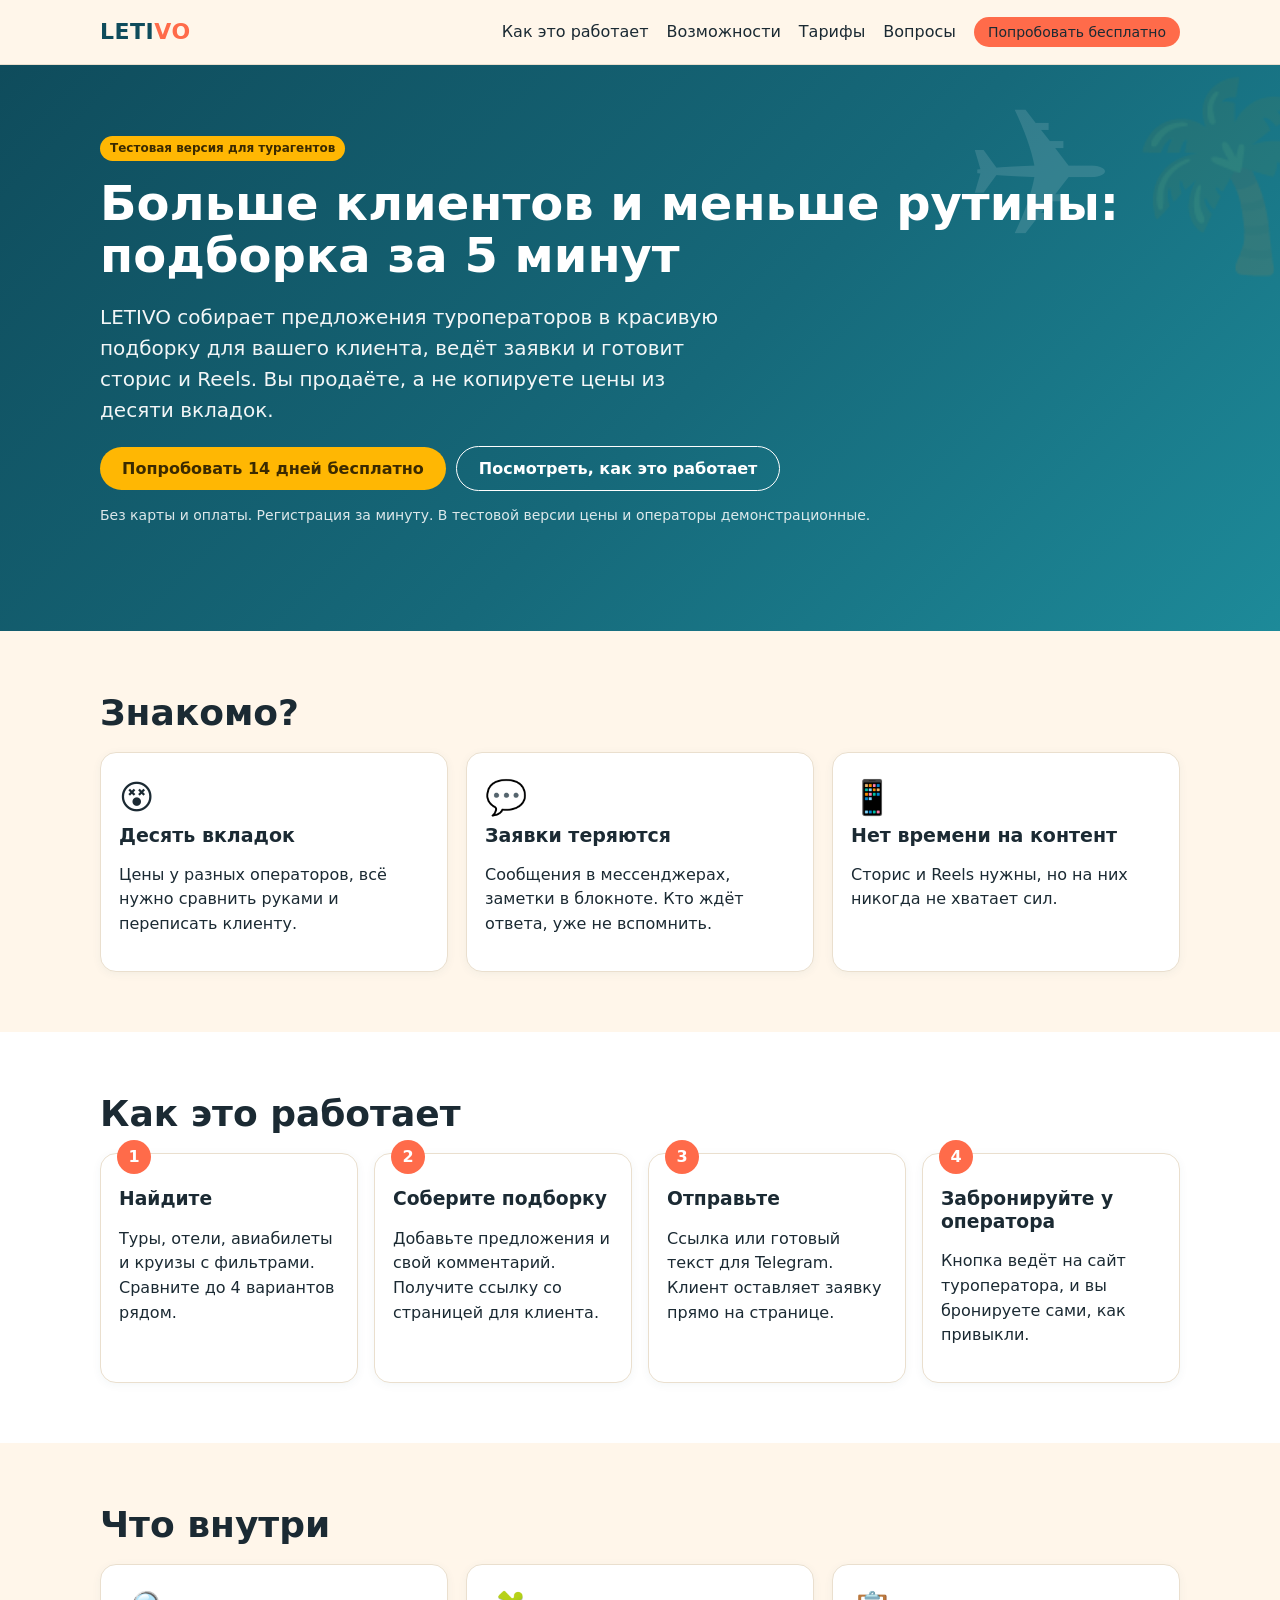
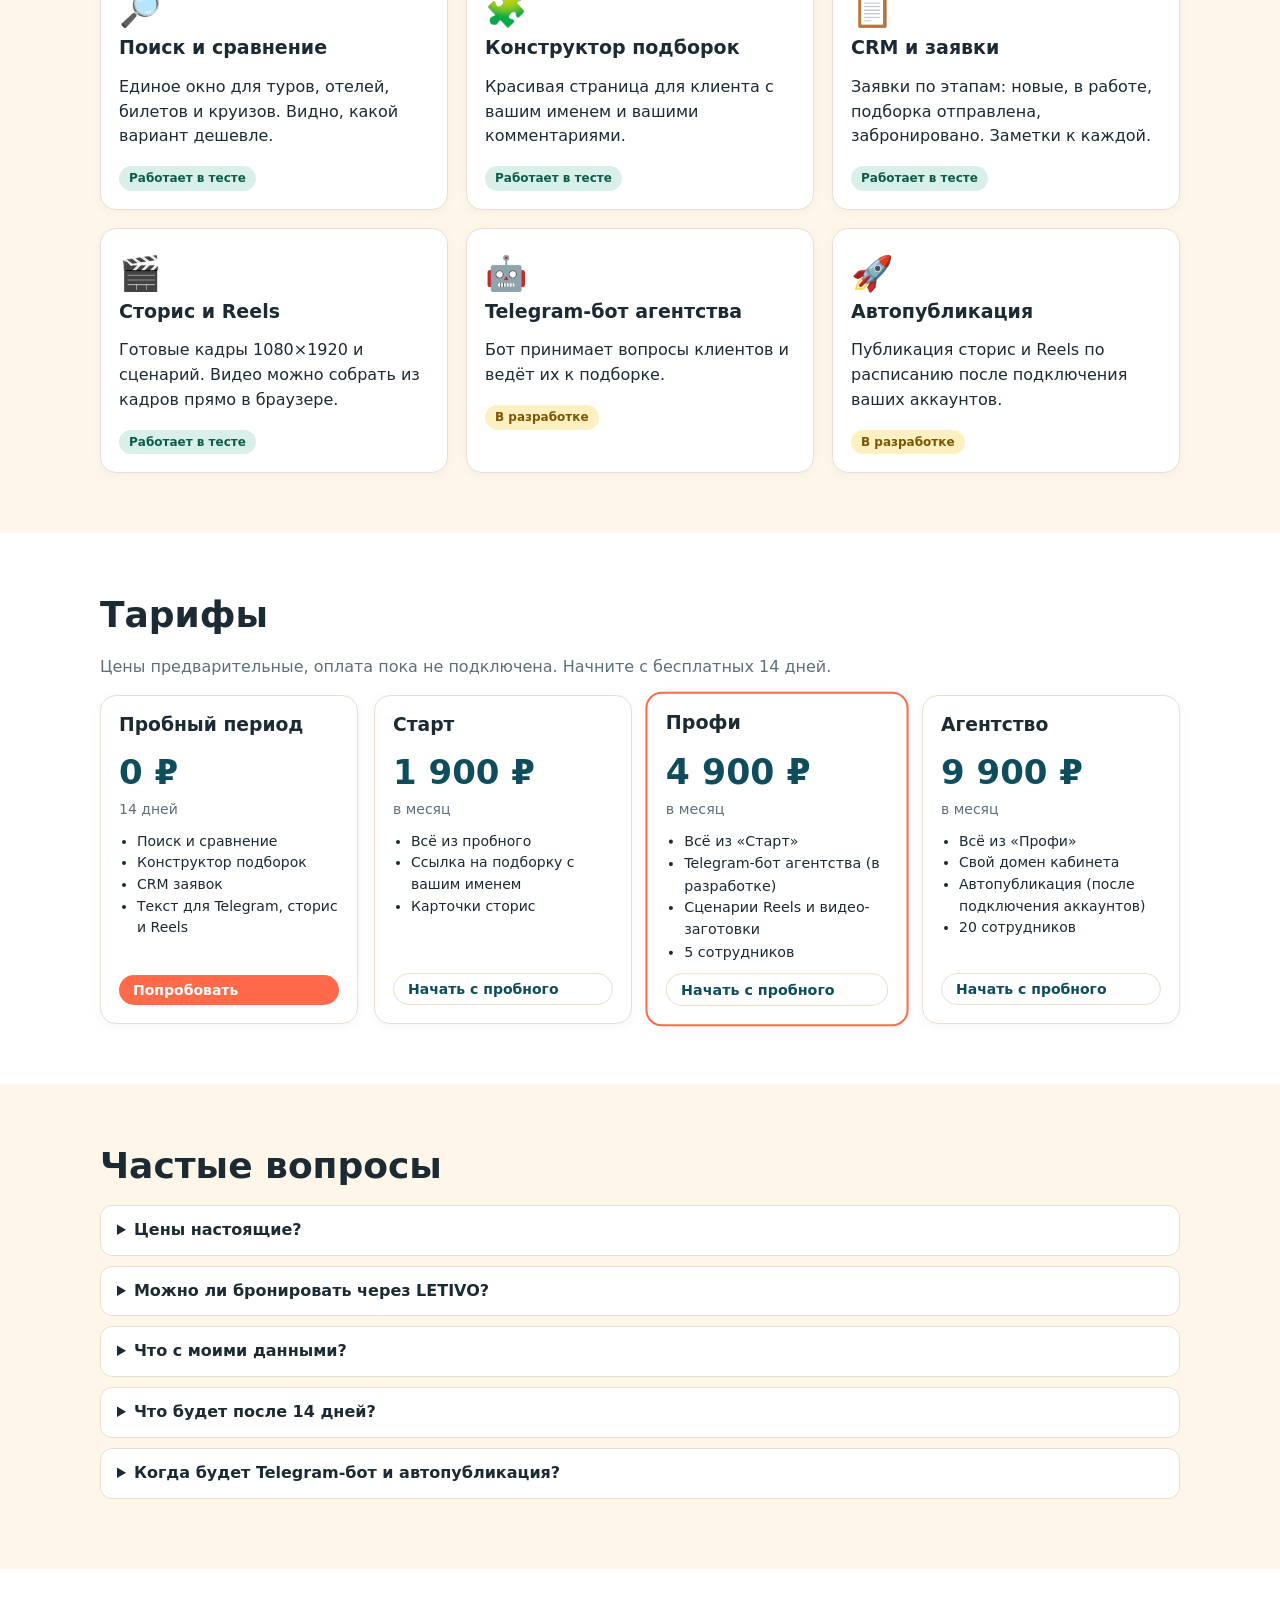
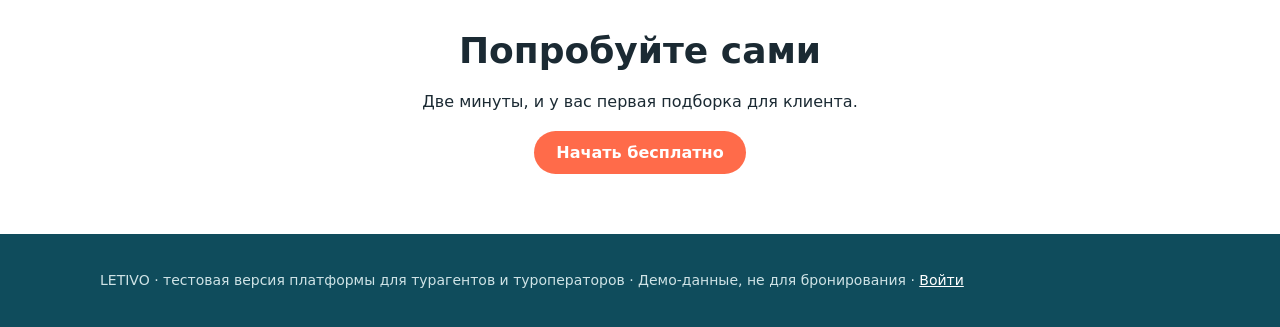
<file: index.html>
<!doctype html><html lang="ru"><head><meta charset="utf-8"><meta name="viewport" content="width=device-width,initial-scale=1">
<title>LETIVO: подборки, заявки и контент для турагента в одном месте</title>
<meta name="description" content="Сервис для турагентов: поиск и сравнение предложений, красивые подборки для клиентов, CRM заявок, сторис и Reels. 14 дней бесплатно.">
<link rel="stylesheet" href="style.css"></head><body>
<header class="top"><div class="wrap"><a class="logo" href="index.html">LETI<b>VO</b></a><nav class="nav"><a href="#kak">Как это работает</a><a href="#vozm">Возможности</a><a href="#tarify">Тарифы</a><a href="#faq">Вопросы</a><a class="btn sm" href="app.html#/register">Попробовать бесплатно</a></nav></div></header>
<div class="hero"><div class="shapes">✈️🌴</div><div class="wrap"><span class="badge">Тестовая версия для турагентов</span>
<h1 style="font-size:48px;line-height:1.1;margin:16px 0">Больше клиентов и меньше рутины: подборка за 5 минут</h1>
<p class="lead">LETIVO собирает предложения туроператоров в красивую подборку для вашего клиента, ведёт заявки и готовит сторис и Reels. Вы продаёте, а не копируете цены из десяти вкладок.</p>
<div class="flex mt"><a class="btn" href="app.html#/register" style="background:var(--sun);color:#3b2a00">Попробовать 14 дней бесплатно</a><a class="btn ghost" style="color:#fff;border-color:#fff" href="#kak">Посмотреть, как это работает</a></div>
<p class="sm" style="opacity:.85;margin-top:14px">Без карты и оплаты. Регистрация за минуту. В тестовой версии цены и операторы демонстрационные.</p></div></div>

<section><div class="wrap"><h2>Знакомо?</h2><div class="feat">
<div class="card"><div class="ico">😵</div><h3>Десять вкладок</h3><p>Цены у разных операторов, всё нужно сравнить руками и переписать клиенту.</p></div>
<div class="card"><div class="ico">💬</div><h3>Заявки теряются</h3><p>Сообщения в мессенджерах, заметки в блокноте. Кто ждёт ответа, уже не вспомнить.</p></div>
<div class="card"><div class="ico">📱</div><h3>Нет времени на контент</h3><p>Сторис и Reels нужны, но на них никогда не хватает сил.</p></div></div></div></section>

<section class="alt" id="kak"><div class="wrap"><h2>Как это работает</h2><div class="steps">
<div class="card"><h3>Найдите</h3><p>Туры, отели, авиабилеты и круизы с фильтрами. Сравните до 4 вариантов рядом.</p></div>
<div class="card"><h3>Соберите подборку</h3><p>Добавьте предложения и свой комментарий. Получите ссылку со страницей для клиента.</p></div>
<div class="card"><h3>Отправьте</h3><p>Ссылка или готовый текст для Telegram. Клиент оставляет заявку прямо на странице.</p></div>
<div class="card"><h3>Забронируйте у оператора</h3><p>Кнопка ведёт на сайт туроператора, и вы бронируете сами, как привыкли.</p></div></div></div></section>

<section id="vozm"><div class="wrap"><h2>Что внутри</h2><div class="feat">
<div class="card"><div class="ico">🔎</div><h3>Поиск и сравнение</h3><p>Единое окно для туров, отелей, билетов и круизов. Видно, какой вариант дешевле.</p><span class="badge t">Работает в тесте</span></div>
<div class="card"><div class="ico">🧩</div><h3>Конструктор подборок</h3><p>Красивая страница для клиента с вашим именем и вашими комментариями.</p><span class="badge t">Работает в тесте</span></div>
<div class="card"><div class="ico">📋</div><h3>CRM и заявки</h3><p>Заявки по этапам: новые, в работе, подборка отправлена, забронировано. Заметки к каждой.</p><span class="badge t">Работает в тесте</span></div>
<div class="card"><div class="ico">🎬</div><h3>Сторис и Reels</h3><p>Готовые кадры 1080×1920 и сценарий. Видео можно собрать из кадров прямо в браузере.</p><span class="badge t">Работает в тесте</span></div>
<div class="card"><div class="ico">🤖</div><h3>Telegram-бот агентства</h3><p>Бот принимает вопросы клиентов и ведёт их к подборке.</p><span class="badge y">В разработке</span></div>
<div class="card"><div class="ico">🚀</div><h3>Автопубликация</h3><p>Публикация сторис и Reels по расписанию после подключения ваших аккаунтов.</p><span class="badge y">В разработке</span></div></div></div></section>

<section class="alt" id="tarify"><div class="wrap"><h2>Тарифы</h2><p class="mut">Цены предварительные, оплата пока не подключена. Начните с бесплатных 14 дней.</p><div class="plans" id="pl"></div></div></section>

<section id="faq"><div class="wrap"><h2>Частые вопросы</h2>
<details><summary>Цены настоящие?</summary><p>В тестовой версии каталог демонстрационный: оператор и цены вымышлены, и это везде подписано. Реальные цены появятся после договоров с операторами и подключения их систем. Мы не будем выдавать демо за настоящие предложения.</p></details>
<details><summary>Можно ли бронировать через LETIVO?</summary><p>Нет, LETIVO не принимает оплату за туры. Кнопка «На сайт оператора» открывает сайт туроператора, где вы бронируете самостоятельно.</p></details>
<details><summary>Что с моими данными?</summary><p>В тестовой версии всё хранится только в вашем браузере. Заявки клиентов собираются только с отметкой согласия на обработку данных.</p></details>
<details><summary>Что будет после 14 дней?</summary><p>Ваши подборки и заявки сохранятся. Чтобы продолжить, нужно выбрать тариф.</p></details>
<details><summary>Когда будет Telegram-бот и автопубликация?</summary><p>Они в разработке. Сроки назовём, когда подключим первые аккаунты и операторов.</p></details></div></section>

<section class="alt" style="text-align:center"><div class="wrap"><h2>Попробуйте сами</h2><p>Две минуты, и у вас первая подборка для клиента.</p><a class="btn" href="app.html#/register">Начать бесплатно</a></div></section>
<footer><div class="wrap">LETIVO · тестовая версия платформы для турагентов и туроператоров · Демо-данные, не для бронирования · <a href="app.html#/login">Войти</a></div></footer>
<script src="store.js"></script><script>
document.getElementById('pl').innerHTML=Object.entries(PLANS).map(([k,p])=>`<div class="card plan ${p.hot?'hot':''}"><h3>${p.title}</h3><div class="price">${p.price?rub(p.price):'0 ₽'}</div><div class="sm mut">${p.period}</div><ul class="sm">${p.features.map(f=>`<li>${esc(f)}</li>`).join('')}</ul><a class="btn sm ${k==='trial'?'':'ghost'}" href="app.html#/register">${k==='trial'?'Попробовать':'Начать с пробного'}</a></div>`).join('');
</script></body></html>
</file>
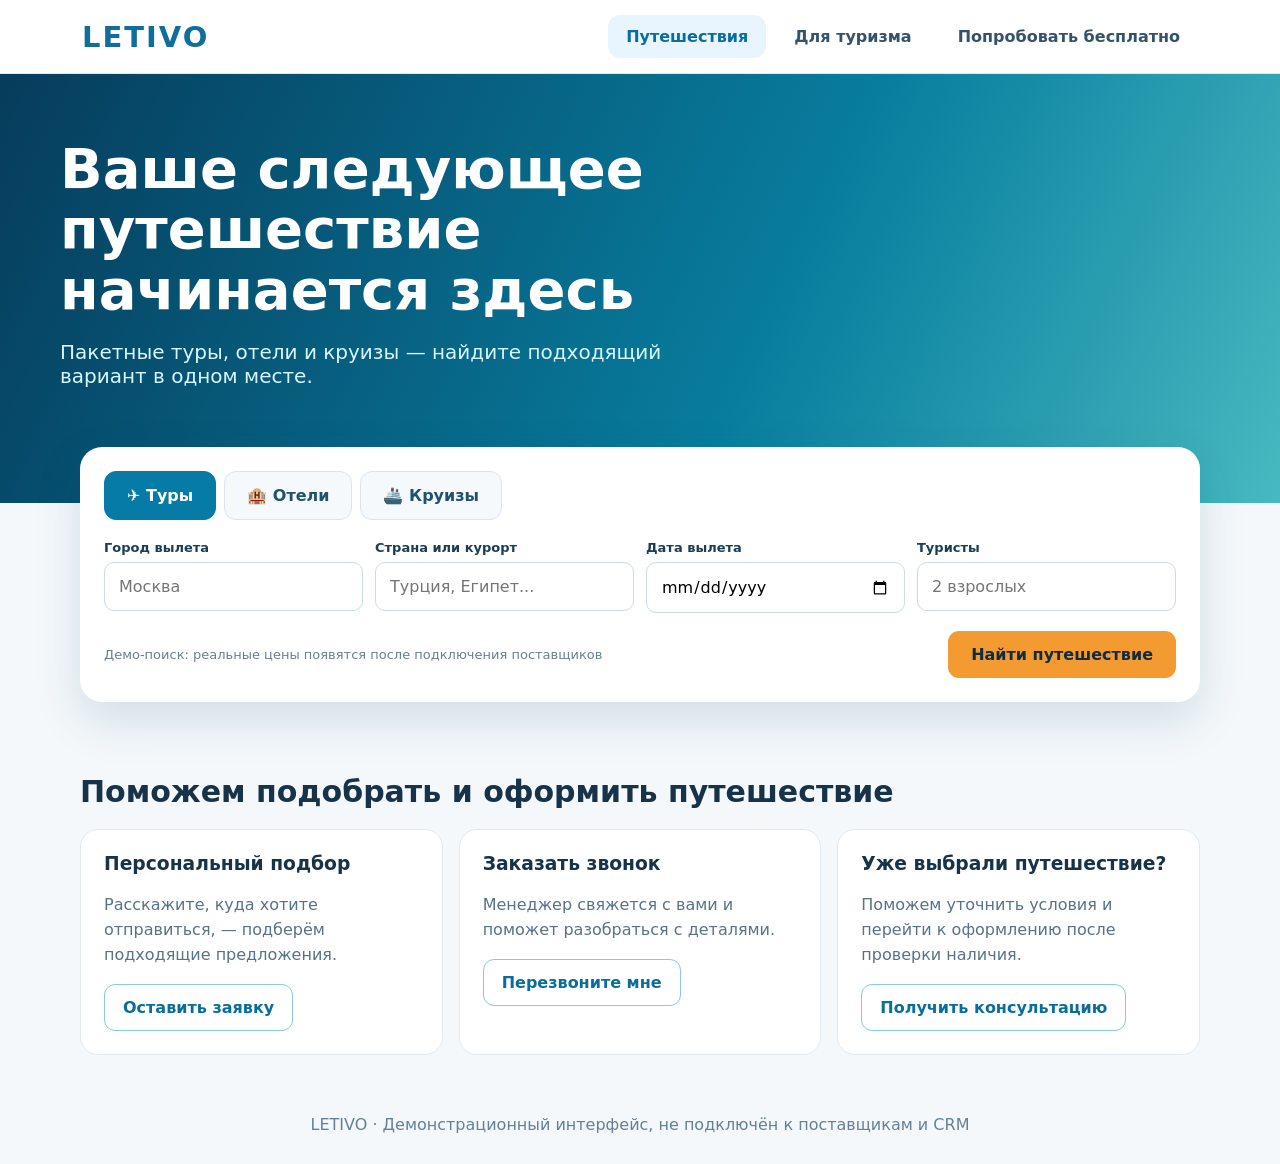
<file: preview_v04/index.html>
<!doctype html><html lang="ru"><head><meta charset="utf-8"><meta name="viewport" content="width=device-width,initial-scale=1"><title>LETIVO — путешествия и технологии</title><style>*{box-sizing:border-box}body{margin:0;font:16px system-ui,-apple-system,Segoe UI,sans-serif;color:#17334a;background:#f4f8fb}button,input,select{font:inherit}button{cursor:pointer}header{background:white;border-bottom:1px solid #e2eaf0;position:sticky;top:0;z-index:2}.bar{max-width:1160px;margin:auto;padding:15px 22px;display:flex;align-items:center;justify-content:space-between;gap:15px}.logo{font-size:29px;font-weight:900;letter-spacing:2px;color:#116d9b}.nav{display:flex;gap:10px}.nav button{border:0;background:transparent;border-radius:12px;padding:12px 18px;font-weight:650;color:#33536a}.nav button.active{background:#e8f5ff;color:#086da4}.hero{background:linear-gradient(115deg,#063c5c,#087d9e 60%,#46b9c0);color:white;padding:65px 20px 95px}.hero .inner{max-width:1160px;margin:auto}.hero h1{font-size:clamp(31px,5vw,56px);line-height:1.08;max-width:780px;margin:0 0 15px}.hero p{font-size:20px;max-width:670px;color:#d9f7ff}.search{max-width:1160px;margin:-56px auto 30px;padding:0 20px;position:relative}.panel{background:white;color:#193e56;border-radius:22px;box-shadow:0 18px 48px #083f5b24;padding:24px}.tabs{display:flex;gap:8px;flex-wrap:wrap;margin-bottom:20px}.tabs button{border:1px solid #d6e5ef;border-radius:12px;padding:14px 22px;background:#f5f9fc;color:#1e526e;font-weight:750}.tabs button.active{background:#077ba8;color:white;border-color:#077ba8}.fields{display:grid;grid-template-columns:repeat(4,minmax(0,1fr));gap:12px}.field label{display:block;font-size:13px;font-weight:700;margin-bottom:7px}.field input,.field select{width:100%;padding:14px;border:1px solid #cbdce8;border-radius:10px;background:white;min-width:0}.primary{border:0;background:#f39a30;color:#102c40;padding:14px 23px;border-radius:11px;font-weight:800}.cta{display:flex;justify-content:space-between;align-items:center;gap:15px;flex-wrap:wrap;margin-top:18px}.small{font-size:13px;color:#678091}.wrap{max-width:1160px;margin:0 auto;padding:30px 20px}.cards{display:grid;grid-template-columns:repeat(3,1fr);gap:16px}.card{background:white;border:1px solid #dfebf1;border-radius:18px;padding:23px}.card h3{margin-top:0}.card p{color:#587286;line-height:1.55}.secondary{background:white;color:#086e9d;border:1px solid #88c8e8;border-radius:11px;padding:13px 18px;font-weight:700}.section-title{font-size:30px;margin:12px 0 20px}.form{display:grid;grid-template-columns:1fr 1fr;gap:12px}.form input,.form select{width:100%;padding:13px;border:1px solid #cbdce8;border-radius:10px}.hidden{display:none!important}.prohero{padding:45px 0 20px}.prohero h1{font-size:clamp(32px,5vw,50px);margin:0}.prohero p{font-size:19px;color:#557083}.notice{background:#fff5e8;border:1px solid #f5d5a8;border-radius:12px;padding:12px;margin:16px 0;color:#77532c}.modal{position:fixed;inset:0;background:#102e43a8;z-index:5;display:grid;place-items:center;padding:18px}.modal .panel{width:min(500px,100%)}.close{float:right;border:0;background:transparent;font-size:24px}.success{color:#086c52;font-weight:700}footer{padding:30px;text-align:center;color:#658096}@media(max-width:760px){.fields,.cards,.form{grid-template-columns:1fr}.hero{padding:45px 20px 85px}.tabs button{flex:1;padding:13px 9px}.bar{padding:12px}.nav button{padding:10px}.panel{padding:17px}}</style></head><body>
<header><div class="bar"><div class="logo">LETIVO</div><nav class="nav"><button id="nav-home" class="active" onclick="page('home')">Путешествия</button><button id="nav-pro" onclick="page('pro')">Для туризма</button><button onclick="location.href='try/app.html#/register'">Попробовать бесплатно</button></nav></div></header>
<main id="home"><section class="hero"><div class="inner"><h1>Ваше следующее путешествие начинается здесь</h1><p>Пакетные туры, отели и круизы — найдите подходящий вариант в одном месте.</p></div></section><section class="search"><div class="panel"><div class="tabs"><button class="active" data-tab="tour" onclick="tab('tour')">✈️ Туры</button><button data-tab="hotel" onclick="tab('hotel')">🏨 Отели</button><button data-tab="cruise" onclick="tab('cruise')">🚢 Круизы</button></div><div id="fields" class="fields"></div><div class="cta"><span class="small">Демо-поиск: реальные цены появятся после подключения поставщиков</span><button class="primary" onclick="openLead('Подбор путешествия')">Найти путешествие</button></div></div></section><section class="wrap"><h2 class="section-title">Поможем подобрать и оформить путешествие</h2><div class="cards"><div class="card"><h3>Персональный подбор</h3><p>Расскажите, куда хотите отправиться, — подберём подходящие предложения.</p><button class="secondary" onclick="openLead('Персональный подбор')">Оставить заявку</button></div><div class="card"><h3>Заказать звонок</h3><p>Менеджер свяжется с вами и поможет разобраться с деталями.</p><button class="secondary" onclick="openLead('Обратный звонок')">Перезвоните мне</button></div><div class="card"><h3>Уже выбрали путешествие?</h3><p>Поможем уточнить условия и перейти к оформлению после проверки наличия.</p><button class="secondary" onclick="openLead('Помощь с бронированием')">Получить консультацию</button></div></div></section></main>
<main id="pro" class="hidden"><section class="wrap"><div class="prohero"><h1>LETIVO для туризма</h1><p>Инструменты продаж и автоматизации для турагентств и туроператоров.</p></div><div class="cards"><div class="card"><h3>LETIVO Agent</h3><p>Поиск предложений, заявки, CRM и персональные предложения туристам под вашим брендом.</p></div><div class="card"><h3>LETIVO Operator</h3><p>Каталог программ, партнёрская сеть, обработка заявок и интеграции.</p></div><div class="card"><h3>Конструктор сайтов</h3><p>Лендинги по городам, собственный домен агентства и White Label кабинет туриста.</p></div></div><div class="panel" id="try" style="margin-top:24px"><h2>Попробуйте LETIVO бесплатно 14 дней</h2><p>Зарегистрируйтесь и получите свой кабинет: поиск и сравнение туров, отелей и перелётов, подборки со ссылкой для клиента, простая CRM, готовые сторис и Reels для соцсетей.</p><div class="cta"><a class="primary" style="text-decoration:none" href="try/app.html#/register">Попробовать бесплатно</a><a class="secondary" style="text-decoration:none" href="try/index.html#tarify">Тарифы</a></div><div class="notice">Это тестовая версия: цены и варианты в ней демонстрационные и помечены «ДЕМО». Реальные цены операторов появятся после подключения договоров и доступов.</div></div>
<div class="panel" style="margin-top:24px"><h2>Вход для партнёров</h2><p>Оставьте электронную почту, чтобы запросить доступ к профессиональным инструментам.</p><div class="form"><input id="pro-email" type="email" placeholder="Электронная почта"><button class="primary" onclick="proRequest()">Запросить доступ</button></div><div id="pro-result" class="small" style="margin-top:12px"></div><div class="notice">Демонстрация: отправка письма и регистрация пока не подключены. Полноценный доступ будет через подтверждение почты и проверку организации.</div></div></section></main>
<div id="modal" class="modal hidden"><div class="panel"><button class="close" aria-label="Закрыть" onclick="closeLead()">×</button><h2 id="modal-title">Оставить заявку</h2><p>Мы свяжемся с вами для уточнения деталей.</p><form id="lead-form" onsubmit="submitLead(event)"><div class="form"><input id="lead-name" required placeholder="Как к вам обращаться"><input id="lead-phone" required placeholder="Телефон или мессенджер"><input id="lead-email" type="email" placeholder="Email (необязательно)"><input id="lead-comment" placeholder="Пожелания к путешествию"></div><p class="small">Перед отправкой реальных заявок потребуется подключить CRM и разместить документы о персональных данных.</p><button class="primary" type="submit">Продолжить</button></form><p id="lead-result" class="success"></p></div></div><footer>LETIVO · Демонстрационный интерфейс, не подключён к поставщикам и CRM</footer>
<script>let current='tour',purpose='';const f=document.getElementById('fields');const specs={tour:[['Город вылета','Москва'],['Страна или курорт','Турция, Египет...'],['Дата вылета','date'],['Туристы','2 взрослых']],hotel:[['Город или отель','Сочи, Дубай...'],['Дата заезда','date'],['Дата выезда','date'],['Гости и номера','2 гостя, 1 номер']],cruise:[['Речной или морской','Речной / морской'],['Маршрут или порт','Москва, Сочи...'],['Дата отправления','date'],['Пассажиры','2 взрослых']]};function tab(t){current=t;document.querySelectorAll('[data-tab]').forEach(b=>b.classList.toggle('active',b.dataset.tab===t));f.innerHTML=specs[t].map(([l,p],i)=>`<div class="field"><label for="f${i}">${l}</label><input id="f${i}" ${p==='date'?'type="date"':'type="text" placeholder="'+p+'"'}></div>`).join('')}function page(p){document.getElementById('home').classList.toggle('hidden',p!=='home');document.getElementById('pro').classList.toggle('hidden',p!=='pro');document.getElementById('nav-home').classList.toggle('active',p==='home');document.getElementById('nav-pro').classList.toggle('active',p==='pro');window.scrollTo(0,0)}function openLead(p){purpose=p;document.getElementById('modal-title').textContent=p;document.getElementById('modal').classList.remove('hidden');document.getElementById('lead-result').textContent='';document.getElementById('lead-form').classList.remove('hidden')}function closeLead(){document.getElementById('modal').classList.add('hidden')}function submitLead(e){e.preventDefault();document.getElementById('lead-result').textContent='Это демонстрация. Заявка не отправлена. Подключим CRM перед запуском.';document.getElementById('lead-form').classList.add('hidden')}function proRequest(){const e=document.getElementById('pro-email');document.getElementById('pro-result').textContent=e.validity.valid&&e.value?'Демо: запрос не отправлен. Подключим подтверждение почты перед запуском.':'Введите корректный email.'}tab('tour');</script></body></html>
</file>
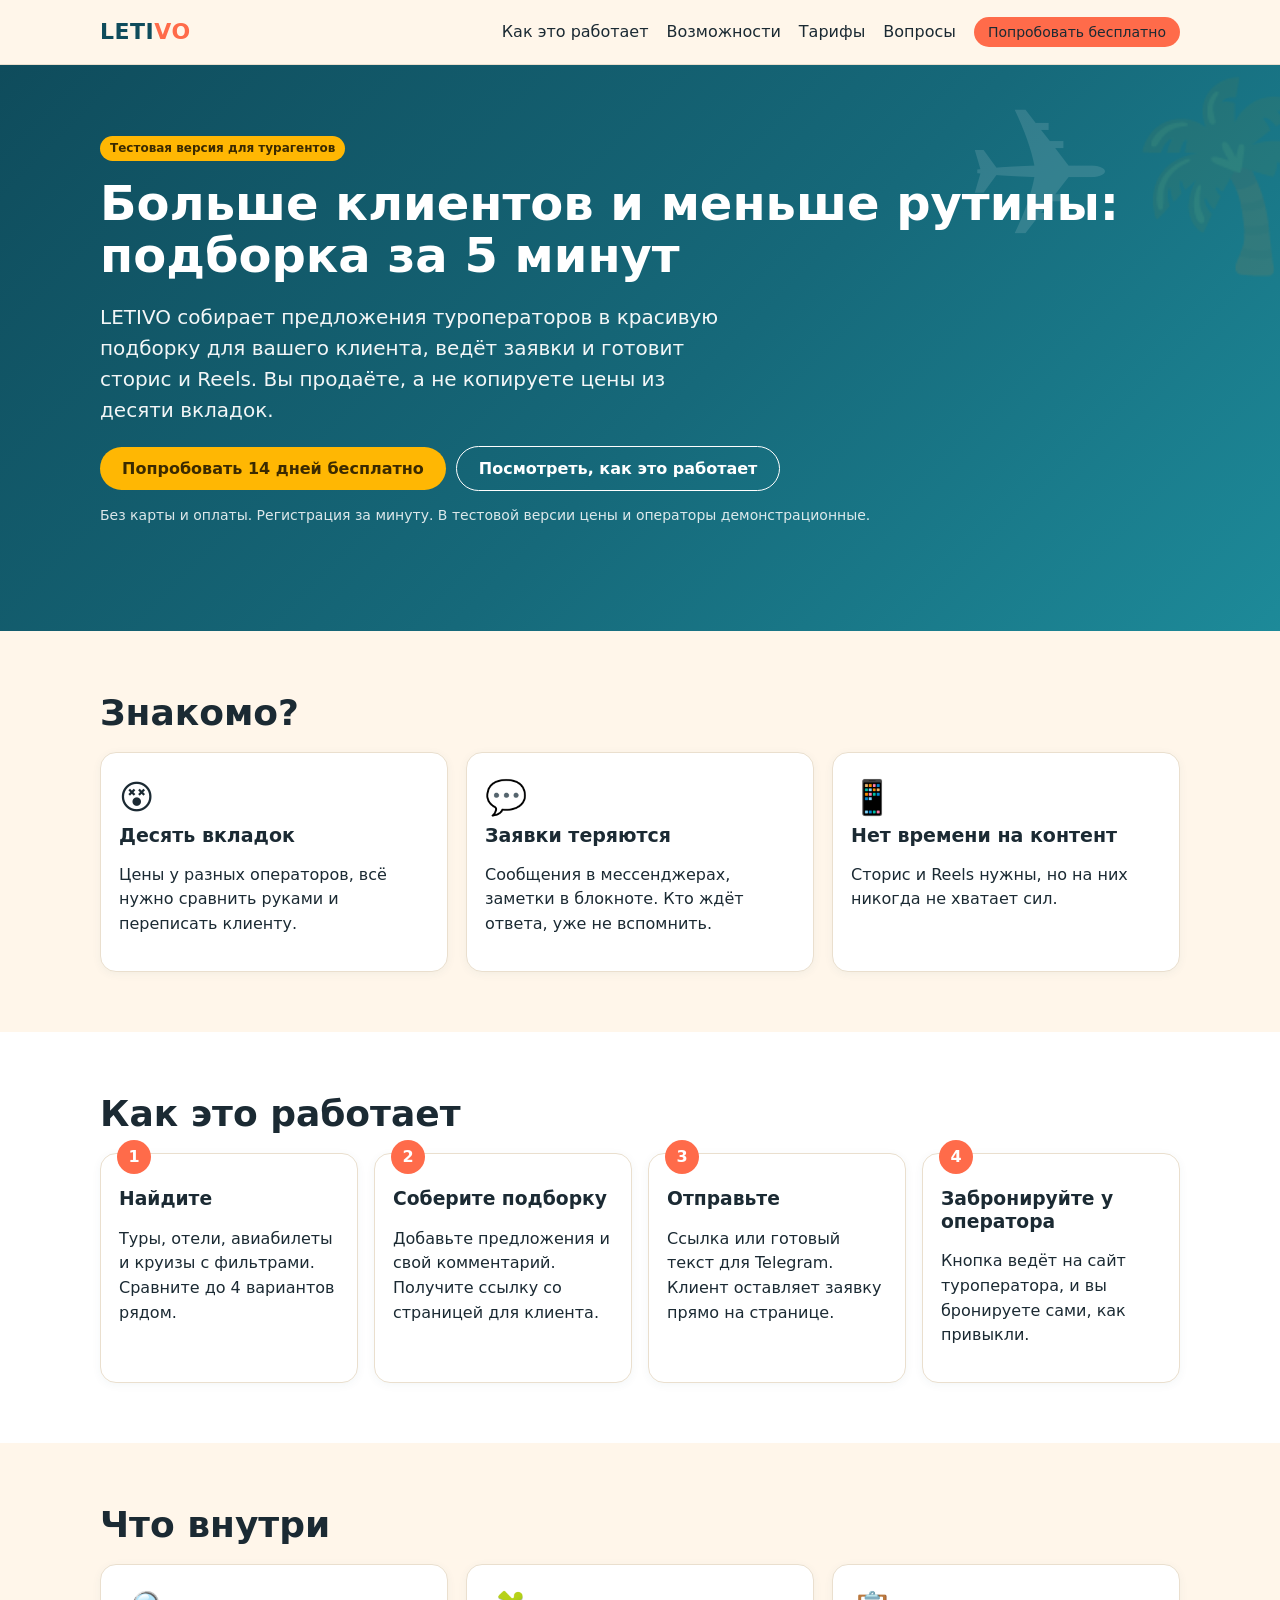
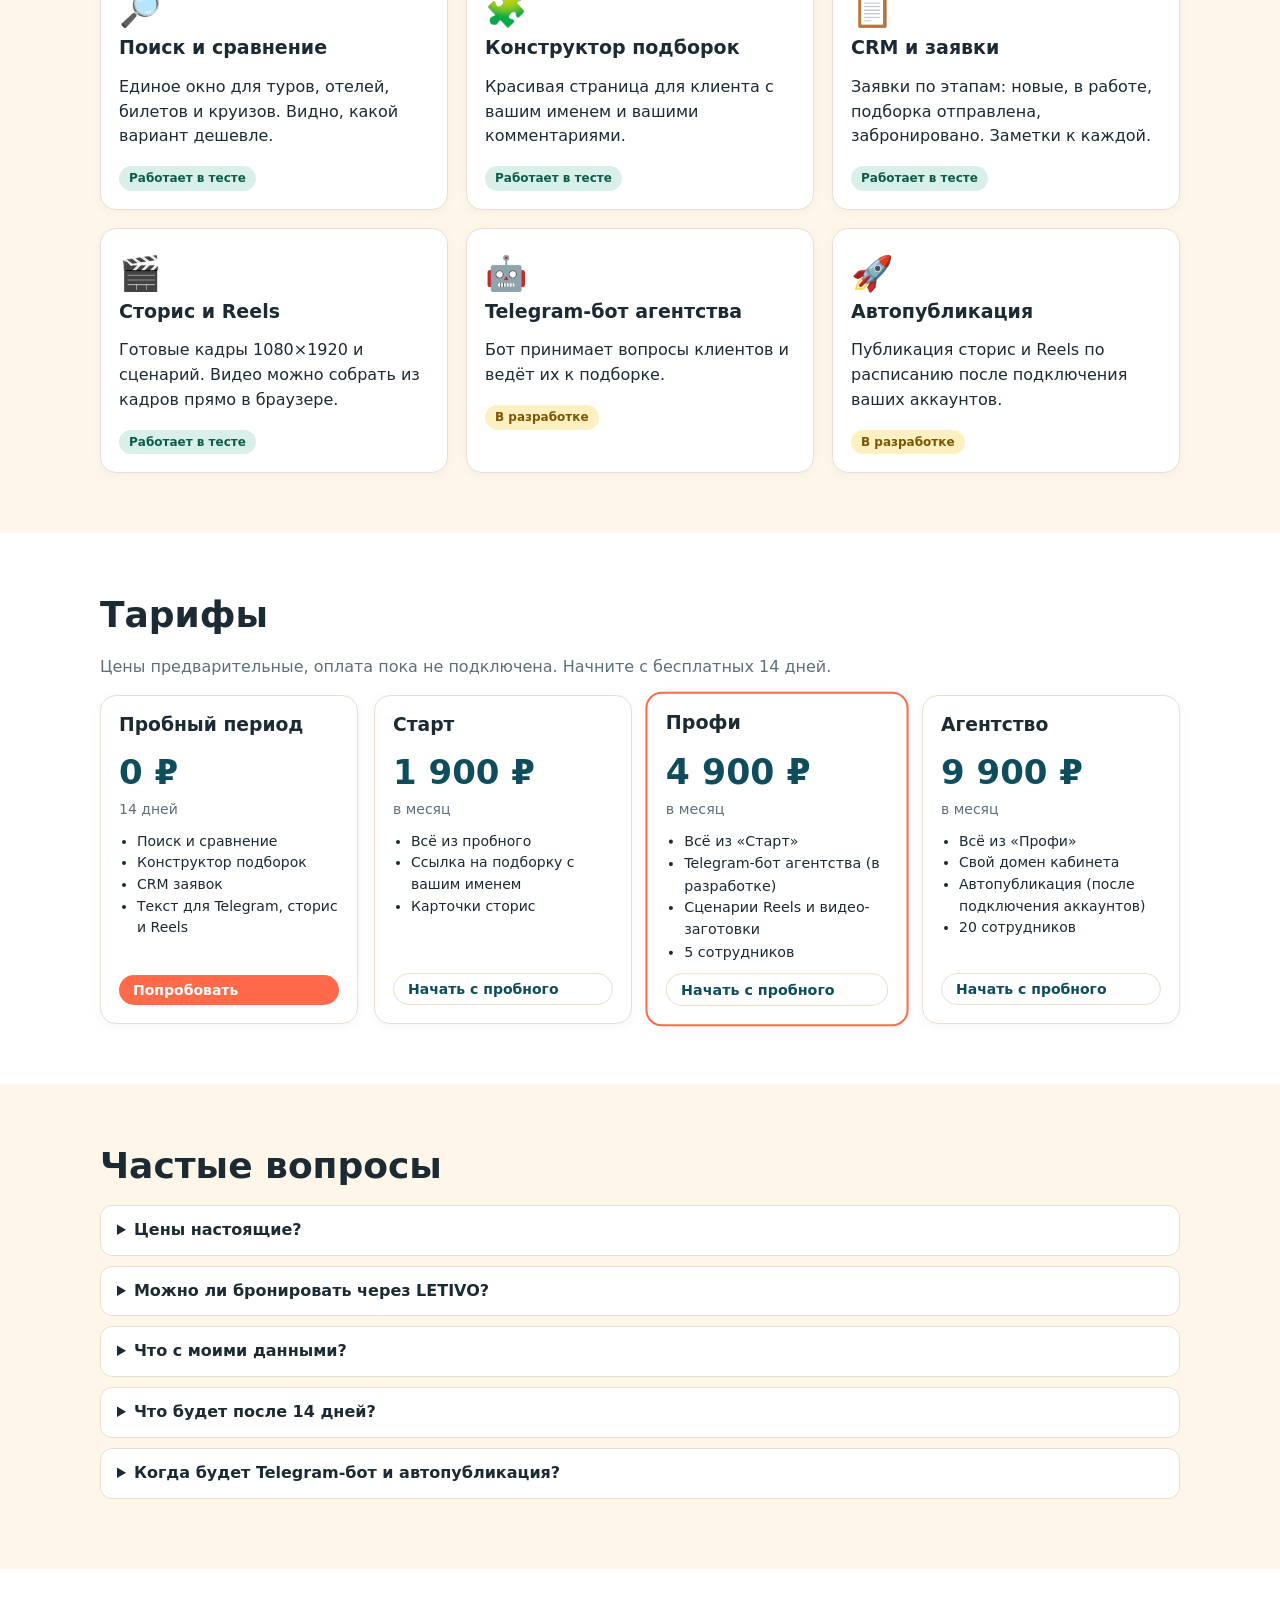
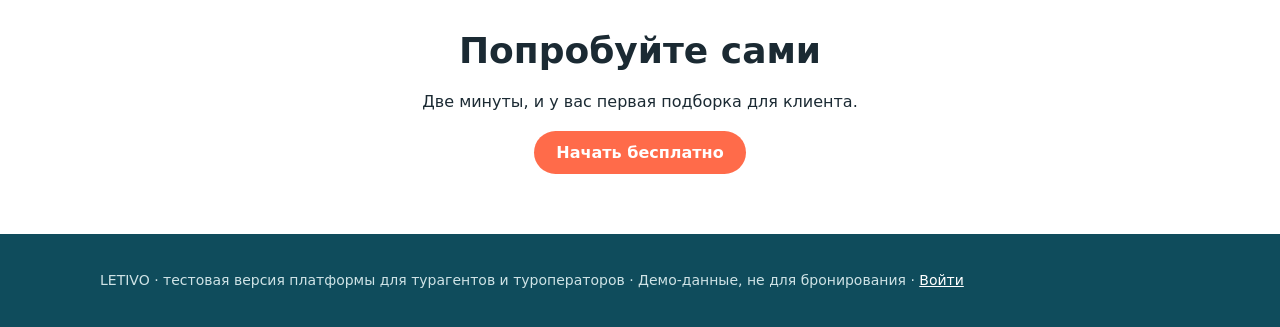
<file: preview/try/index.html>
<!doctype html><html lang="ru"><head><meta charset="utf-8"><meta name="viewport" content="width=device-width,initial-scale=1">
<title>LETIVO: подборки, заявки и контент для турагента в одном месте</title>
<meta name="description" content="Сервис для турагентов: поиск и сравнение предложений, красивые подборки для клиентов, CRM заявок, сторис и Reels. 14 дней бесплатно.">
<link rel="stylesheet" href="style.css"></head><body>
<header class="top"><div class="wrap"><a class="logo" href="../">LETI<b>VO</b></a><nav class="nav"><a href="#kak">Как это работает</a><a href="#vozm">Возможности</a><a href="#tarify">Тарифы</a><a href="#faq">Вопросы</a><a class="btn sm" href="app.html#/register">Попробовать бесплатно</a></nav></div></header>
<div class="hero"><div class="shapes">✈️🌴</div><div class="wrap"><span class="badge">Тестовая версия для турагентов</span>
<h1 style="font-size:48px;line-height:1.1;margin:16px 0">Больше клиентов и меньше рутины: подборка за 5 минут</h1>
<p class="lead">LETIVO собирает предложения туроператоров в красивую подборку для вашего клиента, ведёт заявки и готовит сторис и Reels. Вы продаёте, а не копируете цены из десяти вкладок.</p>
<div class="flex mt"><a class="btn" href="app.html#/register" style="background:var(--sun);color:#3b2a00">Попробовать 14 дней бесплатно</a><a class="btn ghost" style="color:#fff;border-color:#fff" href="#kak">Посмотреть, как это работает</a></div>
<p class="sm" style="opacity:.85;margin-top:14px">Без карты и оплаты. Регистрация за минуту. В тестовой версии цены и операторы демонстрационные.</p></div></div>

<section><div class="wrap"><h2>Знакомо?</h2><div class="feat">
<div class="card"><div class="ico">😵</div><h3>Десять вкладок</h3><p>Цены у разных операторов, всё нужно сравнить руками и переписать клиенту.</p></div>
<div class="card"><div class="ico">💬</div><h3>Заявки теряются</h3><p>Сообщения в мессенджерах, заметки в блокноте. Кто ждёт ответа, уже не вспомнить.</p></div>
<div class="card"><div class="ico">📱</div><h3>Нет времени на контент</h3><p>Сторис и Reels нужны, но на них никогда не хватает сил.</p></div></div></div></section>

<section class="alt" id="kak"><div class="wrap"><h2>Как это работает</h2><div class="steps">
<div class="card"><h3>Найдите</h3><p>Туры, отели, авиабилеты и круизы с фильтрами. Сравните до 4 вариантов рядом.</p></div>
<div class="card"><h3>Соберите подборку</h3><p>Добавьте предложения и свой комментарий. Получите ссылку со страницей для клиента.</p></div>
<div class="card"><h3>Отправьте</h3><p>Ссылка или готовый текст для Telegram. Клиент оставляет заявку прямо на странице.</p></div>
<div class="card"><h3>Забронируйте у оператора</h3><p>Кнопка ведёт на сайт туроператора, и вы бронируете сами, как привыкли.</p></div></div></div></section>

<section id="vozm"><div class="wrap"><h2>Что внутри</h2><div class="feat">
<div class="card"><div class="ico">🔎</div><h3>Поиск и сравнение</h3><p>Единое окно для туров, отелей, билетов и круизов. Видно, какой вариант дешевле.</p><span class="badge t">Работает в тесте</span></div>
<div class="card"><div class="ico">🧩</div><h3>Конструктор подборок</h3><p>Красивая страница для клиента с вашим именем и вашими комментариями.</p><span class="badge t">Работает в тесте</span></div>
<div class="card"><div class="ico">📋</div><h3>CRM и заявки</h3><p>Заявки по этапам: новые, в работе, подборка отправлена, забронировано. Заметки к каждой.</p><span class="badge t">Работает в тесте</span></div>
<div class="card"><div class="ico">🎬</div><h3>Сторис и Reels</h3><p>Готовые кадры 1080×1920 и сценарий. Видео можно собрать из кадров прямо в браузере.</p><span class="badge t">Работает в тесте</span></div>
<div class="card"><div class="ico">🤖</div><h3>Telegram-бот агентства</h3><p>Бот принимает вопросы клиентов и ведёт их к подборке.</p><span class="badge y">В разработке</span></div>
<div class="card"><div class="ico">🚀</div><h3>Автопубликация</h3><p>Публикация сторис и Reels по расписанию после подключения ваших аккаунтов.</p><span class="badge y">В разработке</span></div></div></div></section>

<section class="alt" id="tarify"><div class="wrap"><h2>Тарифы</h2><p class="mut">Цены предварительные, оплата пока не подключена. Начните с бесплатных 14 дней.</p><div class="plans" id="pl"></div></div></section>

<section id="faq"><div class="wrap"><h2>Частые вопросы</h2>
<details><summary>Цены настоящие?</summary><p>В тестовой версии каталог демонстрационный: оператор и цены вымышлены, и это везде подписано. Реальные цены появятся после договоров с операторами и подключения их систем. Мы не будем выдавать демо за настоящие предложения.</p></details>
<details><summary>Можно ли бронировать через LETIVO?</summary><p>Нет, LETIVO не принимает оплату за туры. Кнопка «На сайт оператора» открывает сайт туроператора, где вы бронируете самостоятельно.</p></details>
<details><summary>Что с моими данными?</summary><p>В тестовой версии всё хранится только в вашем браузере. Заявки клиентов собираются только с отметкой согласия на обработку данных.</p></details>
<details><summary>Что будет после 14 дней?</summary><p>Ваши подборки и заявки сохранятся. Чтобы продолжить, нужно выбрать тариф.</p></details>
<details><summary>Когда будет Telegram-бот и автопубликация?</summary><p>Они в разработке. Сроки назовём, когда подключим первые аккаунты и операторов.</p></details></div></section>

<section class="alt" style="text-align:center"><div class="wrap"><h2>Попробуйте сами</h2><p>Две минуты, и у вас первая подборка для клиента.</p><a class="btn" href="app.html#/register">Начать бесплатно</a></div></section>
<footer><div class="wrap">LETIVO · тестовая версия платформы для турагентов и туроператоров · Демо-данные, не для бронирования · <a href="app.html#/login">Войти</a></div></footer>
<script src="store.js"></script><script>
document.getElementById('pl').innerHTML=Object.entries(PLANS).map(([k,p])=>`<div class="card plan ${p.hot?'hot':''}"><h3>${p.title}</h3><div class="price">${p.price?rub(p.price):'0 ₽'}</div><div class="sm mut">${p.period}</div><ul class="sm">${p.features.map(f=>`<li>${esc(f)}</li>`).join('')}</ul><a class="btn sm ${k==='trial'?'':'ghost'}" href="app.html#/register">${k==='trial'?'Попробовать':'Начать с пробного'}</a></div>`).join('');
</script></body></html>
</file>
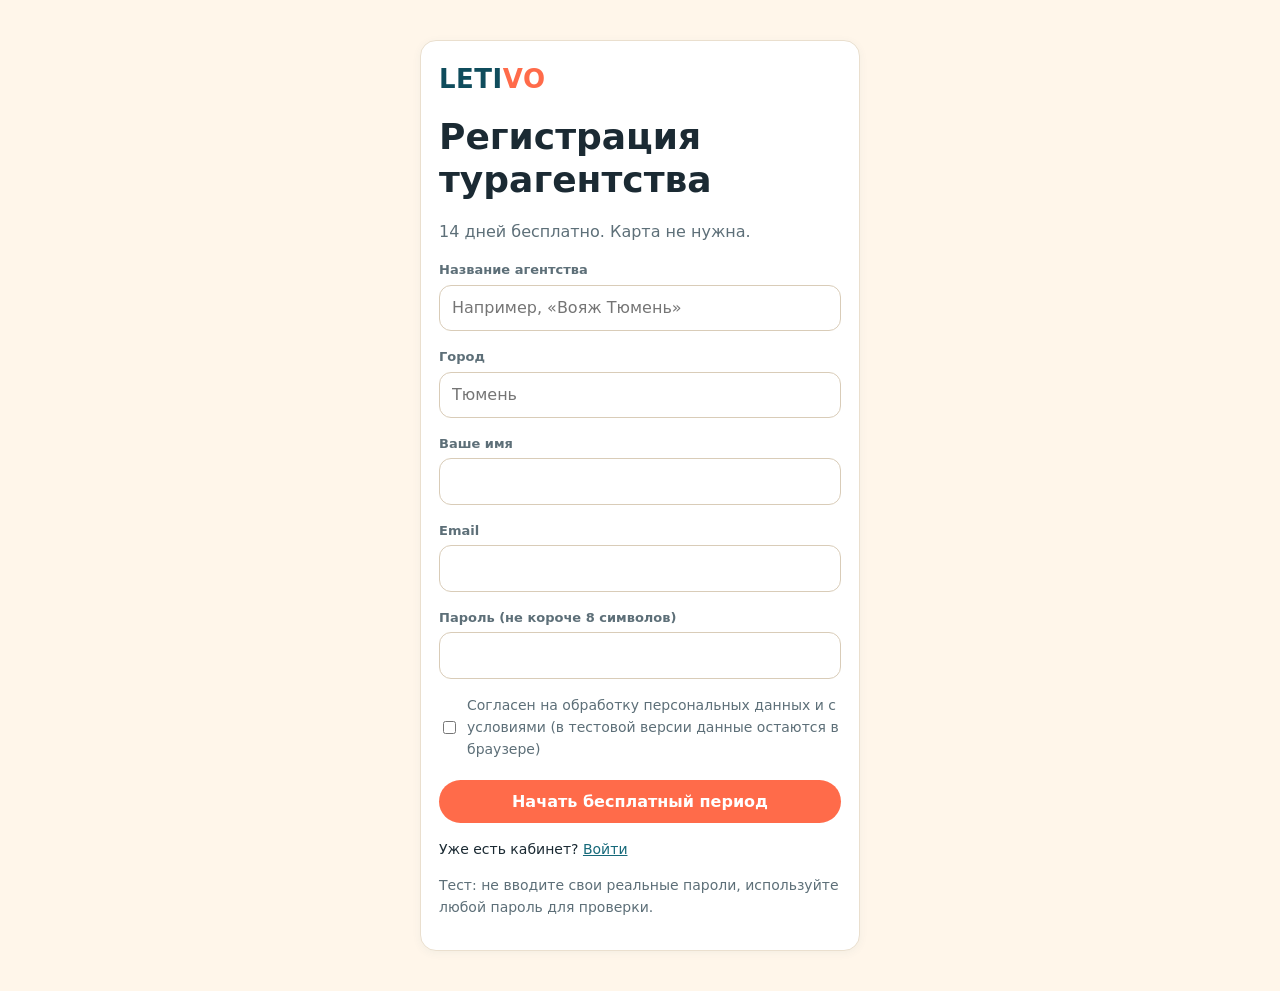
<file: app.html>
<!doctype html><html lang="ru"><head><meta charset="utf-8"><meta name="viewport" content="width=device-width,initial-scale=1">
<title>Кабинет турагента · LETIVO (тестовая версия)</title><link rel="stylesheet" href="style.css"></head>
<body><div id="root"></div><script src="store.js"></script><script src="app.js"></script></body></html>
</file>
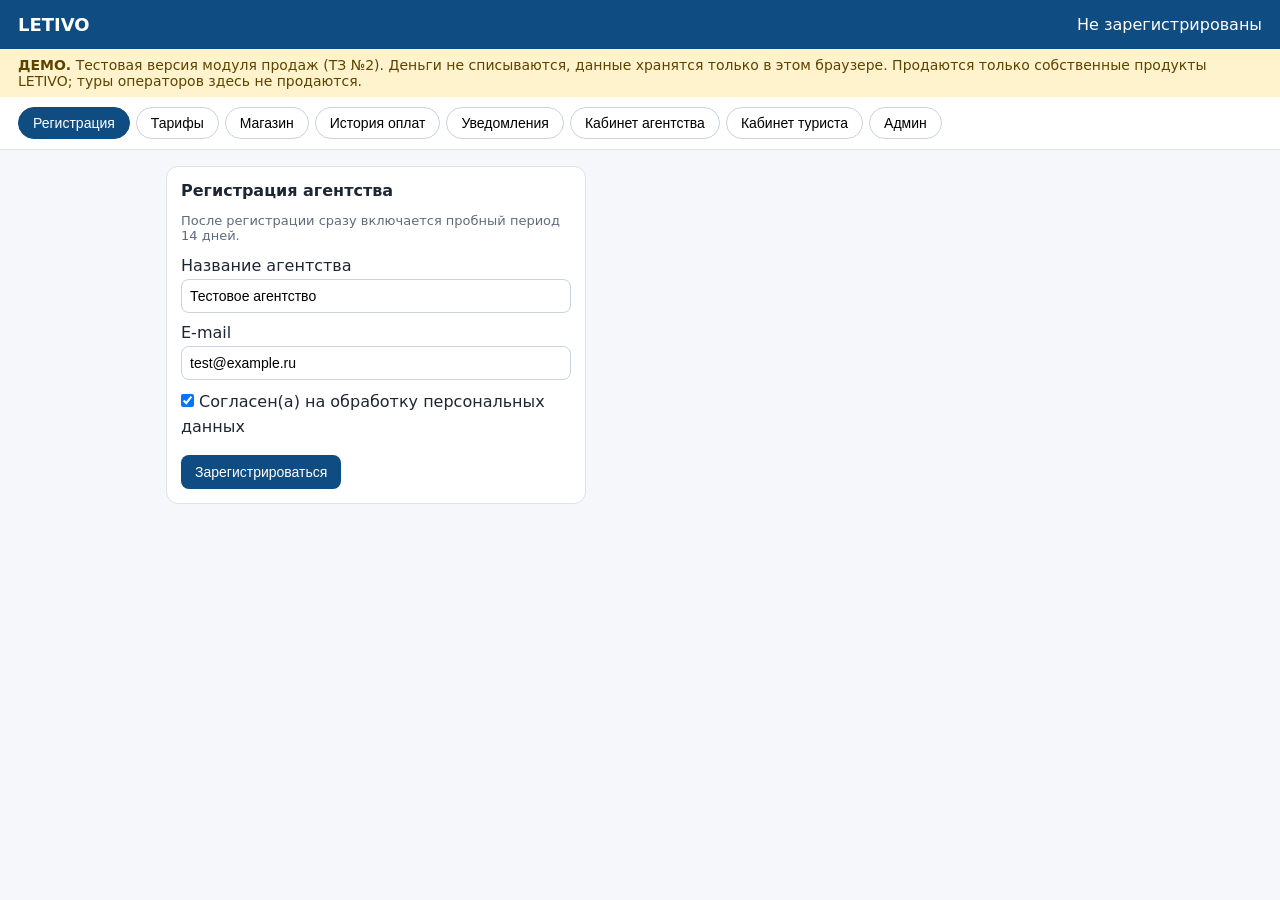
<file: billing.html>
<!doctype html>
<html lang="ru"><head><meta charset="utf-8"><meta name="viewport" content="width=device-width,initial-scale=1">
<title>LETIVO — тарифы, оплата и магазин (ДЕМО)</title>
<style>
:root{--b:#0f4c81;--g:#1e8e3e;--r:#c5221f;--bg:#f5f7fa}
*{box-sizing:border-box}body{margin:0;font-family:system-ui,-apple-system,Segoe UI,Roboto,sans-serif;background:var(--bg);color:#1d2733}
header{background:var(--b);color:#fff;padding:14px 18px;display:flex;flex-wrap:wrap;gap:10px;align-items:center;justify-content:space-between}
header b{font-size:18px}.demo{background:#fff3cd;color:#5c4400;padding:8px 18px;font-size:14px}
nav{display:flex;gap:6px;flex-wrap:wrap;padding:10px 18px;background:#fff;border-bottom:1px solid #dde3ea}
nav button{border:1px solid #c9d3de;background:#fff;border-radius:18px;padding:7px 14px;cursor:pointer;font-size:14px}
nav button.on{background:var(--b);color:#fff;border-color:var(--b)}
main{max-width:980px;margin:0 auto;padding:16px}
.grid{display:grid;grid-template-columns:repeat(auto-fill,minmax(220px,1fr));gap:12px}
.card{background:#fff;border:1px solid #dde3ea;border-radius:12px;padding:14px}
.card h3{margin:0 0 6px;font-size:16px}.price{font-size:22px;font-weight:700;margin:6px 0}
.btn{background:var(--b);color:#fff;border:0;border-radius:8px;padding:9px 14px;cursor:pointer;font-size:14px}
.btn.ok{background:var(--g)}.btn.no{background:var(--r)}.btn.ghost{background:#fff;color:var(--b);border:1px solid var(--b)}
table{width:100%;border-collapse:collapse;background:#fff;font-size:14px}td,th{border-bottom:1px solid #e6ebf0;padding:7px;text-align:left}
.tag{display:inline-block;font-size:12px;border-radius:10px;padding:2px 8px;background:#e8eef5}
.paid{background:#e6f4ea;color:var(--g)}.failed{background:#fce8e6;color:var(--r)}.refunded{background:#fef7e0;color:#8a6100}.pending{background:#e8f0fe}
input,select{padding:8px;border:1px solid #c9d3de;border-radius:8px;width:100%;margin:4px 0 10px;font-size:14px}
.modal{position:fixed;inset:0;background:#0008;display:none;align-items:center;justify-content:center;padding:16px}
.modal .card{max-width:380px;width:100%}.muted{color:#5f6b7a;font-size:13px}.row{display:flex;gap:8px;flex-wrap:wrap}
</style></head><body>
<header><b>LETIVO</b><span id="who">Не зарегистрированы</span></header>
<div class="demo"><b>ДЕМО.</b> Тестовая версия модуля продаж (ТЗ №2). Деньги не списываются, данные хранятся только в этом браузере.
Продаются только собственные продукты LETIVO; туры операторов здесь не продаются.</div>
<nav id="nav"></nav><main id="view"></main>
<div class="modal" id="pay"><div class="card" id="payBox"></div></div>
<script>
const PLANS={start:["Старт",1900,"50 подборок, 300 заявок, 1 сотрудник"],pro:["Профи",4900,"500 подборок, Telegram-бот, 5 сотрудников"],agency:["Агентство",9900,"Без лимитов, свой домен, 20 сотрудников"]};
const PRODUCTS=[
 ...Object.entries(PLANS).map(([k,v])=>({code:`plan_${k}_1m`,kind:"subscription",plan:k,title:`Тариф «${v[0]}» на 1 месяц`,price:v[1],aud:"agency"})),
 {code:"bot_telegram_agency",kind:"module",title:"Telegram-бот агентства (подключение)",price:2900,aud:"agency",access:"Модуль «Telegram-бот» включён в кабинете."},
 {code:"crm_module_channels",kind:"module",title:"CRM-модуль «Каналы заявок»",price:1500,aud:"agency",access:"Модуль «Каналы заявок» включён."},
 {code:"setup_start",kind:"setup",title:"Пакет настройки «Старт»",price:4900,aud:"agency",access:"Заказ на настройку принят, менеджер свяжется."},
 {code:"digital_story_templates",kind:"digital",title:"Шаблоны сторис и Reels (30 шт.)",price:990,aud:"any",access:"ДЕМО: ссылка на архив шаблонов открыта."},
 {code:"digital_cruise_guide",kind:"digital",title:"Гайд «Как продавать круизы»",price:690,aud:"any",access:"ДЕМО: PDF-гайд открыт."},
 {code:"digital_sales_scripts",kind:"digital",title:"Скрипты продаж для турагентства",price:490,aud:"any",access:"ДЕМО: скрипты открыты."}];
const KIND={subscription:"Подписка",module:"Модуль",setup:"Настройка",digital:"Цифровой товар"};
const ST={pending:"ждёт оплаты",paid:"оплачен",failed:"отказ",refunded:"возврат"};
let S=JSON.parse(localStorage.getItem("letivo_billing_demo")||"null")||{org:null,orders:[],notes:[],events:[],ents:[]};
const save=()=>localStorage.setItem("letivo_billing_demo",JSON.stringify(S));
const now=()=>new Date().toISOString(), fmt=d=>d?new Date(d).toLocaleString("ru-RU",{dateStyle:"short",timeStyle:"short"}):"—";
const days=n=>new Date(Date.now()+n*864e5).toISOString();
function notify(kind,title,body){S.notes.unshift({kind,title,body,at:now(),read:false})}
function access(){const o=S.org;if(!o)return{mode:"none"};
 if(o.paidUntil&&o.paidUntil>now())return{mode:"paid",text:`Тариф «${PLANS[o.plan][0]}» до ${fmt(o.paidUntil)}`};
 if(o.trialEnds>now()){const d=Math.ceil((new Date(o.trialEnds)-Date.now())/864e5);return{mode:"trial",text:`Пробный период: осталось ${d} дн.`,d}}
 return{mode:"expired",text:"Пробный период закончился — выберите тариф"}}
function reminders(){const a=access();if(a.mode==="trial"&&a.d<=3&&!S.notes.some(n=>n.kind==="trial_ending"))notify("trial_ending","Пробный период скоро закончится","Выберите тариф, чтобы не потерять доступ.");
 if(a.mode==="expired"&&!S.notes.some(n=>n.kind==="trial_ended"))notify("trial_ended","Пробный период закончился","Выберите тариф в разделе «Тарифы».")}
const TABS=[["reg","Регистрация"],["tariffs","Тарифы"],["shop","Магазин"],["history","История оплат"],["notes","Уведомления"],["agency","Кабинет агентства"],["tourist","Кабинет туриста"],["admin","Админ"]];
let tab=S.org?"agency":"reg";
function nav(){document.getElementById("nav").innerHTML=TABS.map(([k,t])=>`<button class="${k===tab?"on":""}" onclick="go('${k}')">${t}${k==="notes"&&S.notes.some(n=>!n.read)?" •":""}</button>`).join("");
 document.getElementById("who").textContent=S.org?`${S.org.name} · ${access().text}`:"Не зарегистрированы"}
function go(k){tab=k;if(k==="notes")S.notes.forEach(n=>n.read=true);save();render()}
function need(){return S.org?"":`<div class="card">Сначала зарегистрируйте агентство во вкладке «Регистрация».</div>`}
const V={
reg:()=>S.org?`<div class="card"><h3>Агентство зарегистрировано</h3><p>${S.org.name}, ${S.org.email}</p><p>${access().text}</p>
 <div class="row"><button class="btn ghost" onclick="expire()">Тест: завершить пробный период</button><button class="btn no" onclick="resetAll()">Сбросить демо</button></div></div>`:
 `<div class="card" style="max-width:420px"><h3>Регистрация агентства</h3><p class="muted">После регистрации сразу включается пробный период 14 дней.</p>
 <label>Название агентства<input id="rn" value="Тестовое агентство"></label><label>E-mail<input id="re" value="test@example.ru"></label>
 <label><input type="checkbox" id="rc" style="width:auto" checked> Согласен(а) на обработку персональных данных</label><br><br>
 <button class="btn" onclick="register()">Зарегистрироваться</button></div>`,
tariffs:()=>need()||`<p>${access().text}</p><div class="grid">${Object.entries(PLANS).map(([k,v])=>`<div class="card"><h3>${v[0]}</h3><div class="price">${v[1].toLocaleString("ru-RU")} ₽<span class="muted"> / мес</span></div><p class="muted">${v[2]}</p><button class="btn" onclick="buy('plan_${k}_1m')">Выбрать и оплатить (тест)</button></div>`).join("")}</div><p class="muted">Цены — черновик, утверждает владелец LETIVO.</p>`,
shop:()=>need()||`<div class="grid">${PRODUCTS.filter(p=>p.kind!=="subscription").map(p=>{const own=S.ents.some(e=>e.code===p.code&&e.active);return`<div class="card"><span class="tag">${KIND[p.kind]}</span><h3>${p.title}</h3><div class="price">${p.price} ₽</div>${own?`<p style="color:var(--g)">✔ Доступ открыт</p><button class="btn ghost" onclick="openAccess('${p.code}')">Открыть</button>`:`<button class="btn" onclick="buy('${p.code}')">Купить (тест)</button>`}<p class="muted">Доступ открывается автоматически после оплаты.</p></div>`}).join("")}</div>`,
history:()=>need()||table(S.orders,true),
notes:()=>need()||(S.notes.length?S.notes.map(n=>`<div class="card" style="margin-bottom:8px"><b>${n.title}</b><div class="muted">${fmt(n.at)}</div><div>${n.body||""}</div></div>`).join(""):"<p>Уведомлений нет.</p>"),
agency:()=>need()||`<div class="grid"><div class="card"><h3>Доступ</h3><p>${access().text}</p><button class="btn" onclick="go('tariffs')">Тарифы</button></div>
 <div class="card"><h3>Модули и покупки</h3>${S.ents.filter(e=>e.active).map(e=>`<div>✔ ${title(e.code)}</div>`).join("")||"<p class='muted'>Пока нет</p>"}</div>
 <div class="card"><h3>Уведомления</h3><p>${S.notes.filter(n=>!n.read).length} новых</p><button class="btn ghost" onclick="go('notes')">Открыть</button></div>
 <div class="card"><h3>Разделы</h3><p class="muted">Поиск · Конструктор подборок · CRM · Тарифы и оплата · Магазин · Уведомления · Настройки</p></div></div>`,
tourist:()=>`<div class="card"><h3>Кабинет туриста (каркас)</h3><p class="muted">Разделы: мои заявки, подборки от агента, покупки, уведомления. Турист может купить цифровые товары LETIVO; тарифы и модули — только агентствам.</p>
 <div class="grid">${PRODUCTS.filter(p=>p.aud==="any").map(p=>`<div class="card"><h3>${p.title}</h3><div class="price">${p.price} ₽</div><button class="btn" onclick="buy('${p.code}')">Купить (тест)</button></div>`).join("")}</div></div>`,
admin:()=>`<div class="card"><h3>Кабинет администратора (каркас)</h3><p>Провайдер оплаты: <b>ДЕМО</b> (тест). В рабочей версии: ЮKassa, ключи только в секретах сервера.</p>
 <p>Оплачено (тест): <b>${S.orders.filter(o=>o.status==="paid").reduce((s,o)=>s+o.price,0).toLocaleString("ru-RU")} ₽</b> · заказов: ${S.orders.length}</p></div><br>${table(S.orders,false,true)}
 <h3>Уведомления провайдера</h3>${S.events.length?`<table><tr><th>Время</th><th>Событие</th><th>Заказ</th><th>Результат</th></tr>${S.events.map(e=>`<tr><td>${fmt(e.at)}</td><td>${e.event}</td><td>№${e.order}</td><td>${e.res}</td></tr>`).join("")}</table>`:"<p class='muted'>Пока нет</p>"}`};
function title(c){return PRODUCTS.find(p=>p.code===c).title}
function table(list,user,adm){if(!list.length)return"<p>Заказов пока нет.</p>";return`<table><tr><th>№</th><th>Продукт</th><th>Сумма</th><th>Статус</th><th>Дата</th><th></th></tr>${list.map(o=>`<tr><td>${o.id}</td><td>${o.title}</td><td>${o.price} ₽</td><td><span class="tag ${o.status}">${ST[o.status]}</span></td><td>${fmt(o.at)}</td><td>${o.status==="pending"?`<button class="btn" onclick="checkout(${o.id})">Оплатить</button>`:""}${adm&&o.status==="paid"?`<button class="btn no" onclick="refund(${o.id})">Возврат</button> `:""}${adm&&o.status!=="pending"?`<button class="btn ghost" onclick="replay(${o.id})">Повтор уведомления</button>`:""}</td></tr>`).join("")}</table>`}
function register(){if(!rc.checked)return alert("Нужно согласие на обработку данных");S.org={name:rn.value,email:re.value,plan:"trial",trialEnds:days(14),paidUntil:null};notify("trial_started","Пробный период 14 дней включён","Все функции доступны до "+fmt(S.org.trialEnds));tab="tariffs";save();render()}
function expire(){S.org.trialEnds=days(-1);S.org.paidUntil=null;reminders();save();render()}
function resetAll(){localStorage.removeItem("letivo_billing_demo");location.reload()}
function buy(code){if(!S.org&&tab!=="tourist")return go("reg");const p=PRODUCTS.find(x=>x.code===code);const o={id:S.orders.length+1,code,title:p.title,price:p.price,status:"pending",at:now(),ext:"demo-"+Math.random().toString(16).slice(2,10)};S.orders.unshift(o);notify("order_created",`Заказ №${o.id} создан`,`${p.title} — ${p.price} ₽`);save();checkout(o.id)}
function checkout(id){const o=S.orders.find(x=>x.id===id);payBox.innerHTML=`<p class="demo" style="margin:-14px -14px 10px;border-radius:12px 12px 0 0"><b>ДЕМО-оплата.</b> Деньги не списываются.</p><h3>Заказ №${o.id}</h3><p>${o.title}</p><div class="price">${o.price} ₽</div><div class="row"><button class="btn ok" onclick="event_(${id},'payment.succeeded')">Оплатить (тест)</button><button class="btn no" onclick="event_(${id},'payment.canceled')">Отказ</button><button class="btn ghost" onclick="pay.style.display='none'">Закрыть</button></div>`;pay.style.display="flex"}
function event_(id,ev,replay){const o=S.orders.find(x=>x.id===id),p=PRODUCTS.find(x=>x.code===o.code);let res="проигнорировано";
 if(S.events.some(e=>e.order===id&&e.event===ev))res="повтор — без изменений";
 else if(ev==="payment.succeeded"&&o.status==="pending"){o.status="paid";S.ents.push({code:o.code,order:id,active:true});
  if(p.kind==="subscription"){const base=S.org.paidUntil&&S.org.paidUntil>now()?new Date(S.org.paidUntil):new Date();S.org.plan=p.plan;S.org.paidUntil=new Date(+base+30*864e5).toISOString();notify("payment_succeeded",`Оплата заказа №${id} прошла`,`Тариф «${PLANS[p.plan][0]}» до ${fmt(S.org.paidUntil)}`)}
  else notify("payment_succeeded",`Оплата заказа №${id} прошла`,p.access);res="оплачено, доступ выдан"}
 else if(ev==="payment.canceled"&&o.status==="pending"){o.status="failed";notify("payment_failed",`Оплата заказа №${id} не прошла`,"Деньги не списаны.");res="отказ"}
 S.events.unshift({at:now(),event:ev+(replay?" (повтор)":""),order:id,res});pay.style.display="none";save();render()}
function replay(id){const o=S.orders.find(x=>x.id===id);event_(id,o.status==="failed"?"payment.canceled":"payment.succeeded",true)}
function refund(id){const o=S.orders.find(x=>x.id===id),p=PRODUCTS.find(x=>x.code===o.code);o.status="refunded";S.ents.filter(e=>e.order===id).forEach(e=>e.active=false);
 if(p.kind==="subscription"&&S.org.paidUntil){const u=new Date(+new Date(S.org.paidUntil)-30*864e5);if(u<new Date()){S.org.paidUntil=null;S.org.plan="trial"}else S.org.paidUntil=u.toISOString()}
 notify("refund",`Возврат по заказу №${id}`,`Возвращено ${o.price} ₽, доступ отключён.`);S.events.unshift({at:now(),event:"refund.succeeded",order:id,res:"возврат"});save();render()}
function openAccess(c){alert(PRODUCTS.find(p=>p.code===c).access)}
function render(){reminders();nav();document.getElementById("view").innerHTML=V[tab]();save()}
render();
</script></body></html>
</file>
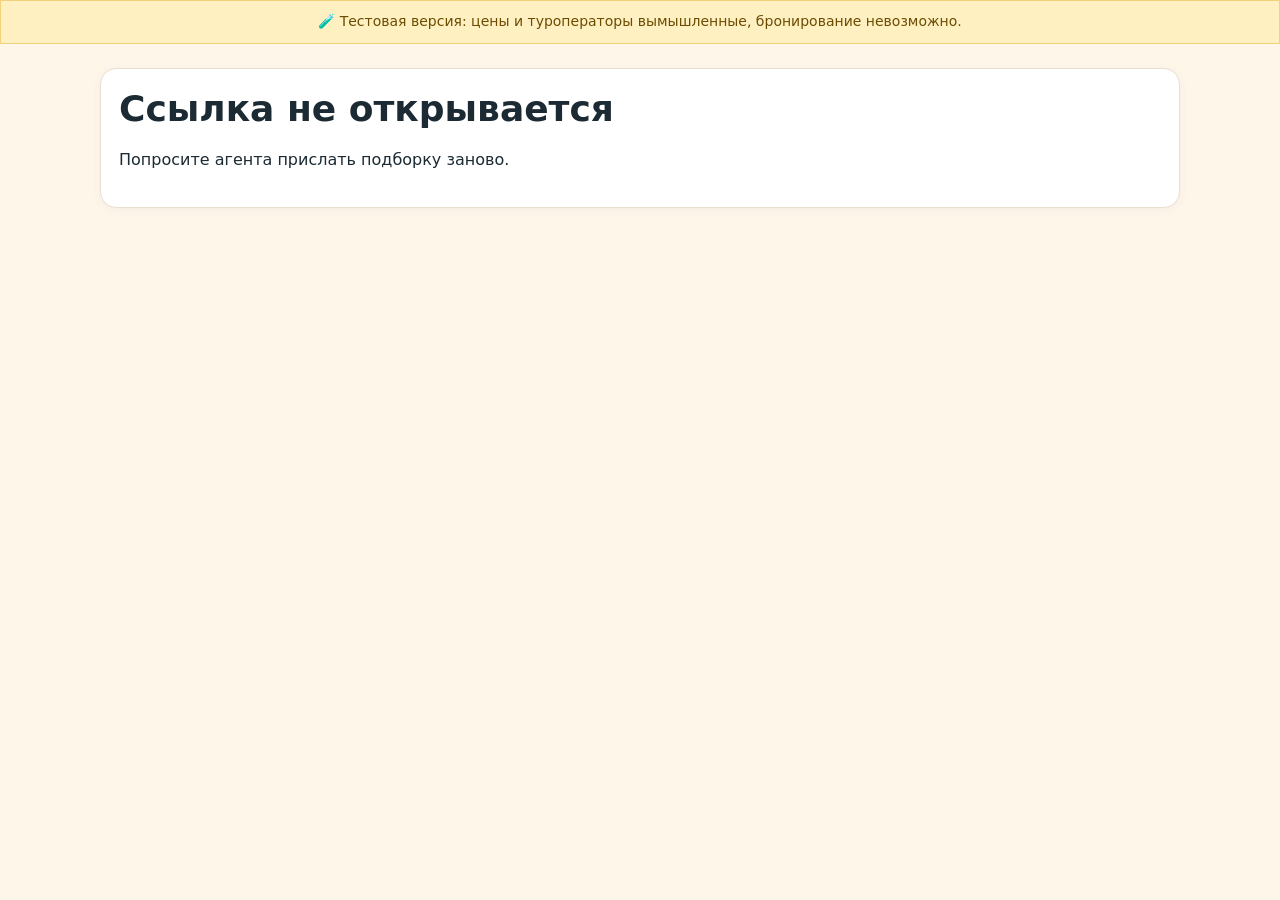
<file: c.html>
<!doctype html><html lang="ru"><head><meta charset="utf-8"><meta name="viewport" content="width=device-width,initial-scale=1"><title>Подборка для вас</title><link rel="stylesheet" href="style.css"></head>
<body><div class="notice" style="border-radius:0;text-align:center">🧪 Тестовая версия: цены и туроператоры вымышленные, бронирование невозможно.</div>
<div class="wrap" id="r" style="padding-top:24px;padding-bottom:50px"></div>
<script src="store.js"></script><script>
const $=s=>document.querySelector(s); const r=$('#r');
let j=null; try{ j=JSON.parse(decodeURIComponent(escape(atob(location.hash.slice(1))))) }catch(e){}
if(!j){ r.innerHTML='<div class="card"><h2>Ссылка не открывается</h2><p>Попросите агента прислать подборку заново.</p></div>'; }
else{
 document.title=j.title+' · '+j.a;
 r.innerHTML=`<p class="mut">${esc(j.a)}${j.city?' · '+esc(j.city):''}</p><h1>${esc(j.title)}</h1>${j.cl?`<p>Подборка для: <b>${esc(j.cl)}</b></p>`:''}<p>${esc(j.intro||'')}</p>
 <div class="grid mt">${j.o.map(o=>`<div class="card offer"><div class="em">${esc(o.e)}</div><b>${esc(o.ti)}</b><div class="mut sm">${esc(o.pl)}${o.d?' · '+esc(o.d):''}</div><div class="pr">от ${rub(o.p)}</div><div class="sm mut">${esc(o.pe||'')}</div>${o.n?`<div class="sm">💬 ${esc(o.n)}</div>`:''}<div class="sm mut">Оператор: ${esc(o.op)}</div></div>`).join('')}</div>
 <div class="card mt" style="max-width:520px"><h3>Понравилась подборка? Оставьте заявку</h3><p class="sm mut">Агент свяжется с вами, уточнит актуальную цену и наличие мест.</p>
 <label>Имя</label><input id="n"><label class="mt">Телефон или Telegram</label><input id="p"><label class="mt">Пожелания</label><textarea id="m" rows="2"></textarea>
 <label class="flex mt" style="font-weight:400"><input type="checkbox" id="cs" style="width:auto"> Согласен(на) на обработку персональных данных для связи по этой заявке</label><button class="btn mt" id="go">Отправить заявку</button><div id="res" class="mt"></div></div>`;
 $('#go').onclick=()=>{ if(!$('#n').value.trim()||!$('#p').value.trim()) return $('#res').innerHTML='<div class="notice err">Укажите имя и контакт</div>';
  if(!$('#cs').checked) return $('#res').innerHTML='<div class="notice err">Нужно согласие на обработку данных</div>';
  const ok=Store.publicLead(j.t,{name:$('#n').value.trim(),phone:$('#p').value.trim(),message:$('#m').value.trim()});
  $('#res').innerHTML= ok?'<div class="notice">✅ Заявка отправлена. Спасибо!</div>':'<div class="notice">В тестовой версии заявка видна только в кабинете агента, открытом в этом же браузере. Здесь ничего не отправлено.</div>'; };
}
</script></body></html>
</file>
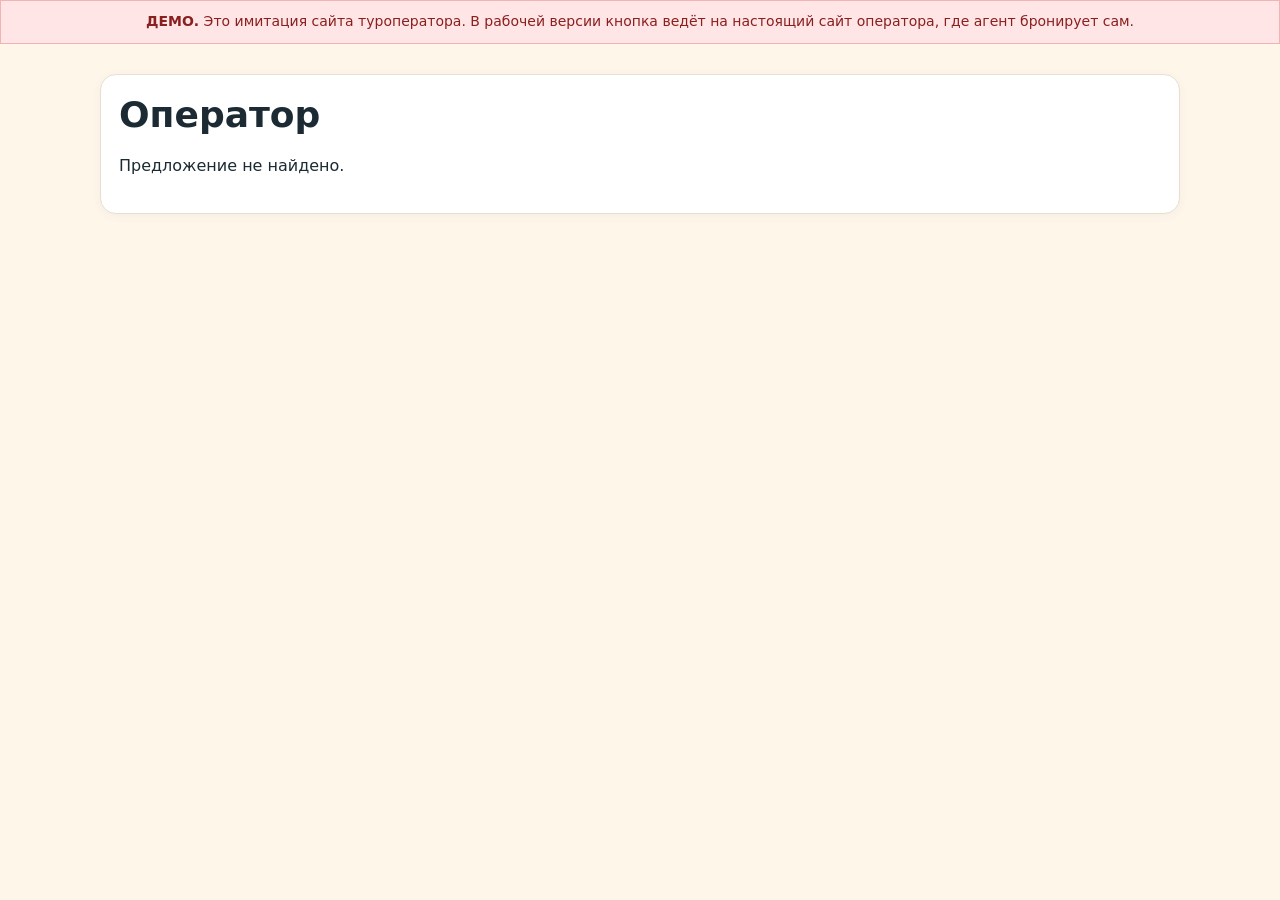
<file: operator-demo.html>
<!doctype html><html lang="ru"><head><meta charset="utf-8"><meta name="viewport" content="width=device-width,initial-scale=1"><title>Сайт туроператора (демо)</title><link rel="stylesheet" href="style.css"></head>
<body><div class="notice err" style="border-radius:0;text-align:center"><b>ДЕМО.</b> Это имитация сайта туроператора. В рабочей версии кнопка ведёт на настоящий сайт оператора, где агент бронирует сам.</div>
<div class="wrap" id="r" style="padding:30px 20px"></div>
<script src="store.js"></script><script>
const q=new URLSearchParams(location.search); const op=q.get('op'), id=q.get('offer');
Catalog.load().then(d=>{ const o=Catalog.byId[id], O=d.operators.find(x=>x.id==='op-'+op)||Catalog.ops[o&&o.operator_id];
 $r=document.getElementById('r');
 if(!o){ $r.innerHTML='<div class="card"><h2>'+esc(O?O.name:'Оператор')+'</h2><p>Предложение не найдено.</p></div>'; return; }
 $r.innerHTML=`<p class="mut">${esc(O.name)} (вымышленный оператор)</p><div class="card" style="max-width:640px"><div style="font-size:60px">${o.emoji}</div><h1>${esc(o.title)}</h1><p>${esc(o.country)}, ${esc(o.place)}</p><p class="price">${rub(o.price_rub)}</p><p class="mut">${esc(o.per||'')}</p><p>Даты: ${esc(o.date_from||'по запросу')}</p><button class="btn" onclick="this.insertAdjacentHTML('afterend','<p class=notice>Бронирование в демо-версии не выполняется.</p>')">Забронировать</button></div>`; });
</script></body></html>
</file>
<file: style.css>
:root{--teal:#0f4c5c;--teal2:#16697a;--coral:#ff6b4a;--sun:#ffb703;--sand:#fff6ea;--ink:#1b2a33;--mut:#5d6f78;--line:#eadfce;--ok:#2a9d6f;--bad:#d64545;--r:16px}
*{box-sizing:border-box}html{scroll-behavior:smooth}
body{margin:0;font:16px/1.55 system-ui,-apple-system,"Segoe UI",Roboto,sans-serif;color:var(--ink);background:var(--sand)}
a{color:var(--teal2)}h1,h2,h3{line-height:1.2;margin:0 0 .5em}h1{font-size:clamp(30px,5vw,52px)}h2{font-size:clamp(24px,3.5vw,36px)}
.wrap{max-width:1120px;margin:0 auto;padding:0 20px}
.btn{display:inline-block;border:0;border-radius:999px;padding:12px 22px;font:600 16px system-ui;cursor:pointer;text-decoration:none;background:var(--coral);color:#fff;transition:.15s}
.btn:hover{filter:brightness(1.07);transform:translateY(-1px)}.btn.sec{background:#fff;color:var(--teal);border:2px solid var(--teal)}
.btn.ghost{background:transparent;color:var(--teal);border:1px solid var(--line)}.btn.sm{padding:7px 14px;font-size:14px}.btn.ok{background:var(--ok)}.btn.bad{background:var(--bad)}
.btn[disabled]{opacity:.5;cursor:not-allowed}
.badge{display:inline-block;font-size:12px;font-weight:700;border-radius:999px;padding:3px 10px;background:#ffe3d9;color:#b33a1c}.badge.t{background:#d9f0ea;color:#0b5d49}.badge.y{background:#fff0c2;color:#7a5600}
.card{background:#fff;border:1px solid var(--line);border-radius:var(--r);padding:18px;box-shadow:0 2px 10px rgba(15,76,92,.05)}
input,select,textarea{width:100%;padding:10px 12px;border:1px solid #d9ccb8;border-radius:12px;font:inherit;background:#fff}
label{display:block;font-size:13px;font-weight:600;color:var(--mut);margin:0 0 4px}
.row{display:flex;gap:12px;flex-wrap:wrap}.row>*{flex:1 1 160px}.grid{display:grid;gap:16px;grid-template-columns:repeat(auto-fill,minmax(270px,1fr))}
.mut{color:var(--mut)}.sm{font-size:14px}.right{text-align:right}.mt{margin-top:16px}.mb{margin-bottom:16px}.flex{display:flex;gap:10px;align-items:center;flex-wrap:wrap}
.notice{background:#fff0c2;border:1px solid #f1d27a;color:#6b4c00;border-radius:12px;padding:10px 14px;font-size:14px}
.notice.err{background:#ffe5e5;border-color:#f0b4b4;color:#8a1f1f}.notice.ok{background:#dff5ea;border-color:#a9dcc3;color:#14583c}
/* sales site */
.top{position:sticky;top:0;z-index:20;background:rgba(255,246,234,.92);backdrop-filter:blur(8px);border-bottom:1px solid var(--line)}
.top .wrap{display:flex;align-items:center;gap:20px;height:64px}.logo{font-weight:900;font-size:22px;letter-spacing:.5px;color:var(--teal);text-decoration:none}.logo b{color:var(--coral)}
.nav{display:flex;gap:18px;margin-left:auto;align-items:center}.nav a{text-decoration:none;color:var(--ink);font-weight:500}
.hero{background:linear-gradient(135deg,var(--teal) 0%,var(--teal2) 55%,#1d8a99 100%);color:#fff;padding:70px 0 90px;position:relative;overflow:hidden}
.hero p.lead{font-size:20px;max-width:640px;opacity:.95}.hero .badge{background:var(--sun);color:#3b2a00}
.hero .shapes{position:absolute;right:-60px;top:20px;font-size:180px;opacity:.12;line-height:1;pointer-events:none}
section{padding:60px 0}.alt{background:#fff}
.feat{display:grid;gap:18px;grid-template-columns:repeat(auto-fit,minmax(260px,1fr))}.feat .card h3{font-size:19px}.ico{font-size:34px}
.steps{counter-reset:s;display:grid;gap:16px;grid-template-columns:repeat(auto-fit,minmax(220px,1fr))}.steps .card{counter-increment:s;position:relative;padding-top:34px}
.steps .card:before{content:counter(s);position:absolute;top:-14px;left:16px;width:34px;height:34px;border-radius:50%;background:var(--coral);color:#fff;font-weight:800;display:grid;place-items:center}
.plans{display:grid;gap:16px;grid-template-columns:repeat(auto-fit,minmax(230px,1fr))}.plan{display:flex;flex-direction:column}.plan.hot{border:2px solid var(--coral);transform:scale(1.02)}
.price{font-size:34px;font-weight:900;color:var(--teal)}.plan ul{padding-left:18px;margin:10px 0;flex:1}
details{background:#fff;border:1px solid var(--line);border-radius:12px;padding:12px 16px;margin-bottom:10px}summary{cursor:pointer;font-weight:600}
footer{background:var(--teal);color:#cfe3e6;padding:36px 0;font-size:14px}footer a{color:#fff}
/* cabinet */
.app{display:grid;grid-template-columns:230px 1fr;min-height:100vh}.side{background:var(--teal);color:#fff;padding:18px 14px;position:sticky;top:0;height:100vh}
.side .logo{color:#fff;display:block;margin:0 8px 18px}.side a.nl{display:block;padding:10px 12px;border-radius:12px;color:#d7ecef;text-decoration:none;margin-bottom:4px}
.side a.nl.on,.side a.nl:hover{background:rgba(255,255,255,.14);color:#fff}.side .who{position:absolute;bottom:14px;left:14px;right:14px;font-size:13px;color:#b9d7db}
.main{padding:24px;max-width:1100px;width:100%}.bar{display:flex;gap:12px;align-items:center;margin-bottom:18px;flex-wrap:wrap}.bar h1{font-size:28px;margin:0}
.tabs{display:flex;gap:6px;flex-wrap:wrap;margin-bottom:14px}.tab{padding:8px 16px;border-radius:999px;background:#fff;border:1px solid var(--line);cursor:pointer;font-weight:600}.tab.on{background:var(--teal);color:#fff;border-color:var(--teal)}
.offer{display:flex;flex-direction:column;gap:6px}.offer .em{font-size:40px}.offer .pr{font-size:22px;font-weight:800;color:var(--teal)}.offer .acts{margin-top:auto;display:flex;gap:6px;flex-wrap:wrap}
.tag{font-size:12px;background:#eef6f7;color:var(--teal2);border-radius:999px;padding:2px 8px}
.kan{display:grid;grid-template-columns:repeat(5,minmax(190px,1fr));gap:12px;overflow-x:auto}.col{background:#f6ecdc;border-radius:14px;padding:10px;min-height:200px}.col h4{margin:2px 4px 10px;font-size:14px}
.lc{background:#fff;border-radius:12px;padding:10px;margin-bottom:8px;font-size:14px;border:1px solid var(--line)}
.bottombar{position:fixed;bottom:14px;left:50%;transform:translateX(-50%);background:var(--teal);color:#fff;border-radius:999px;padding:10px 18px;display:flex;gap:12px;align-items:center;box-shadow:0 8px 30px rgba(0,0,0,.25);z-index:30}
.modal{position:fixed;inset:0;background:rgba(10,30,40,.55);display:grid;place-items:center;z-index:50;padding:16px}.modal .box{background:#fff;border-radius:18px;padding:22px;max-width:960px;width:100%;max-height:90vh;overflow:auto}
table.cmp{width:100%;border-collapse:collapse}table.cmp td,table.cmp th{border-bottom:1px solid var(--line);padding:8px;text-align:left;vertical-align:top;font-size:14px}table.cmp .best{background:#e3f6ec;font-weight:700}
.toast{position:fixed;top:16px;right:16px;background:var(--ink);color:#fff;padding:10px 16px;border-radius:12px;z-index:60}
canvas.story{width:162px;height:288px;border-radius:12px;border:1px solid var(--line);background:#fff}
pre.tg{white-space:pre-wrap;background:#f1f7f8;border-radius:12px;padding:12px;font:14px/1.5 system-ui;border:1px solid #d3e4e7}
.auth{max-width:440px;margin:40px auto}
@media(max-width:820px){.app{grid-template-columns:1fr}.side{position:static;height:auto;display:flex;flex-wrap:wrap;gap:4px}.side .who{display:none}.side .logo{width:100%}.nav a:not(.btn){display:none}.kan{grid-template-columns:repeat(5,230px)}}
</file>
<file: preview/try/style.css>
:root{--teal:#0f4c5c;--teal2:#16697a;--coral:#ff6b4a;--sun:#ffb703;--sand:#fff6ea;--ink:#1b2a33;--mut:#5d6f78;--line:#eadfce;--ok:#2a9d6f;--bad:#d64545;--r:16px}
*{box-sizing:border-box}html{scroll-behavior:smooth}
body{margin:0;font:16px/1.55 system-ui,-apple-system,"Segoe UI",Roboto,sans-serif;color:var(--ink);background:var(--sand)}
a{color:var(--teal2)}h1,h2,h3{line-height:1.2;margin:0 0 .5em}h1{font-size:clamp(30px,5vw,52px)}h2{font-size:clamp(24px,3.5vw,36px)}
.wrap{max-width:1120px;margin:0 auto;padding:0 20px}
.btn{display:inline-block;border:0;border-radius:999px;padding:12px 22px;font:600 16px system-ui;cursor:pointer;text-decoration:none;background:var(--coral);color:#fff;transition:.15s}
.btn:hover{filter:brightness(1.07);transform:translateY(-1px)}.btn.sec{background:#fff;color:var(--teal);border:2px solid var(--teal)}
.btn.ghost{background:transparent;color:var(--teal);border:1px solid var(--line)}.btn.sm{padding:7px 14px;font-size:14px}.btn.ok{background:var(--ok)}.btn.bad{background:var(--bad)}
.btn[disabled]{opacity:.5;cursor:not-allowed}
.badge{display:inline-block;font-size:12px;font-weight:700;border-radius:999px;padding:3px 10px;background:#ffe3d9;color:#b33a1c}.badge.t{background:#d9f0ea;color:#0b5d49}.badge.y{background:#fff0c2;color:#7a5600}
.card{background:#fff;border:1px solid var(--line);border-radius:var(--r);padding:18px;box-shadow:0 2px 10px rgba(15,76,92,.05)}
input,select,textarea{width:100%;padding:10px 12px;border:1px solid #d9ccb8;border-radius:12px;font:inherit;background:#fff}
label{display:block;font-size:13px;font-weight:600;color:var(--mut);margin:0 0 4px}
.row{display:flex;gap:12px;flex-wrap:wrap}.row>*{flex:1 1 160px}.grid{display:grid;gap:16px;grid-template-columns:repeat(auto-fill,minmax(270px,1fr))}
.mut{color:var(--mut)}.sm{font-size:14px}.right{text-align:right}.mt{margin-top:16px}.mb{margin-bottom:16px}.flex{display:flex;gap:10px;align-items:center;flex-wrap:wrap}
.notice{background:#fff0c2;border:1px solid #f1d27a;color:#6b4c00;border-radius:12px;padding:10px 14px;font-size:14px}
.notice.err{background:#ffe5e5;border-color:#f0b4b4;color:#8a1f1f}.notice.ok{background:#dff5ea;border-color:#a9dcc3;color:#14583c}
/* sales site */
.top{position:sticky;top:0;z-index:20;background:rgba(255,246,234,.92);backdrop-filter:blur(8px);border-bottom:1px solid var(--line)}
.top .wrap{display:flex;align-items:center;gap:20px;height:64px}.logo{font-weight:900;font-size:22px;letter-spacing:.5px;color:var(--teal);text-decoration:none}.logo b{color:var(--coral)}
.nav{display:flex;gap:18px;margin-left:auto;align-items:center}.nav a{text-decoration:none;color:var(--ink);font-weight:500}
.hero{background:linear-gradient(135deg,var(--teal) 0%,var(--teal2) 55%,#1d8a99 100%);color:#fff;padding:70px 0 90px;position:relative;overflow:hidden}
.hero p.lead{font-size:20px;max-width:640px;opacity:.95}.hero .badge{background:var(--sun);color:#3b2a00}
.hero .shapes{position:absolute;right:-60px;top:20px;font-size:180px;opacity:.12;line-height:1;pointer-events:none}
section{padding:60px 0}.alt{background:#fff}
.feat{display:grid;gap:18px;grid-template-columns:repeat(auto-fit,minmax(260px,1fr))}.feat .card h3{font-size:19px}.ico{font-size:34px}
.steps{counter-reset:s;display:grid;gap:16px;grid-template-columns:repeat(auto-fit,minmax(220px,1fr))}.steps .card{counter-increment:s;position:relative;padding-top:34px}
.steps .card:before{content:counter(s);position:absolute;top:-14px;left:16px;width:34px;height:34px;border-radius:50%;background:var(--coral);color:#fff;font-weight:800;display:grid;place-items:center}
.plans{display:grid;gap:16px;grid-template-columns:repeat(auto-fit,minmax(230px,1fr))}.plan{display:flex;flex-direction:column}.plan.hot{border:2px solid var(--coral);transform:scale(1.02)}
.price{font-size:34px;font-weight:900;color:var(--teal)}.plan ul{padding-left:18px;margin:10px 0;flex:1}
details{background:#fff;border:1px solid var(--line);border-radius:12px;padding:12px 16px;margin-bottom:10px}summary{cursor:pointer;font-weight:600}
footer{background:var(--teal);color:#cfe3e6;padding:36px 0;font-size:14px}footer a{color:#fff}
/* cabinet */
.app{display:grid;grid-template-columns:230px 1fr;min-height:100vh}.side{background:var(--teal);color:#fff;padding:18px 14px;position:sticky;top:0;height:100vh}
.side .logo{color:#fff;display:block;margin:0 8px 18px}.side a.nl{display:block;padding:10px 12px;border-radius:12px;color:#d7ecef;text-decoration:none;margin-bottom:4px}
.side a.nl.on,.side a.nl:hover{background:rgba(255,255,255,.14);color:#fff}.side .who{position:absolute;bottom:14px;left:14px;right:14px;font-size:13px;color:#b9d7db}
.main{padding:24px;max-width:1100px;width:100%}.bar{display:flex;gap:12px;align-items:center;margin-bottom:18px;flex-wrap:wrap}.bar h1{font-size:28px;margin:0}
.tabs{display:flex;gap:6px;flex-wrap:wrap;margin-bottom:14px}.tab{padding:8px 16px;border-radius:999px;background:#fff;border:1px solid var(--line);cursor:pointer;font-weight:600}.tab.on{background:var(--teal);color:#fff;border-color:var(--teal)}
.offer{display:flex;flex-direction:column;gap:6px}.offer .em{font-size:40px}.offer .pr{font-size:22px;font-weight:800;color:var(--teal)}.offer .acts{margin-top:auto;display:flex;gap:6px;flex-wrap:wrap}
.tag{font-size:12px;background:#eef6f7;color:var(--teal2);border-radius:999px;padding:2px 8px}
.kan{display:grid;grid-template-columns:repeat(5,minmax(190px,1fr));gap:12px;overflow-x:auto}.col{background:#f6ecdc;border-radius:14px;padding:10px;min-height:200px}.col h4{margin:2px 4px 10px;font-size:14px}
.lc{background:#fff;border-radius:12px;padding:10px;margin-bottom:8px;font-size:14px;border:1px solid var(--line)}
.bottombar{position:fixed;bottom:14px;left:50%;transform:translateX(-50%);background:var(--teal);color:#fff;border-radius:999px;padding:10px 18px;display:flex;gap:12px;align-items:center;box-shadow:0 8px 30px rgba(0,0,0,.25);z-index:30}
.modal{position:fixed;inset:0;background:rgba(10,30,40,.55);display:grid;place-items:center;z-index:50;padding:16px}.modal .box{background:#fff;border-radius:18px;padding:22px;max-width:960px;width:100%;max-height:90vh;overflow:auto}
table.cmp{width:100%;border-collapse:collapse}table.cmp td,table.cmp th{border-bottom:1px solid var(--line);padding:8px;text-align:left;vertical-align:top;font-size:14px}table.cmp .best{background:#e3f6ec;font-weight:700}
.toast{position:fixed;top:16px;right:16px;background:var(--ink);color:#fff;padding:10px 16px;border-radius:12px;z-index:60}
canvas.story{width:162px;height:288px;border-radius:12px;border:1px solid var(--line);background:#fff}
pre.tg{white-space:pre-wrap;background:#f1f7f8;border-radius:12px;padding:12px;font:14px/1.5 system-ui;border:1px solid #d3e4e7}
.auth{max-width:440px;margin:40px auto}
@media(max-width:820px){.app{grid-template-columns:1fr}.side{position:static;height:auto;display:flex;flex-wrap:wrap;gap:4px}.side .who{display:none}.side .logo{width:100%}.nav a:not(.btn){display:none}.kan{grid-template-columns:repeat(5,230px)}}
</file>
